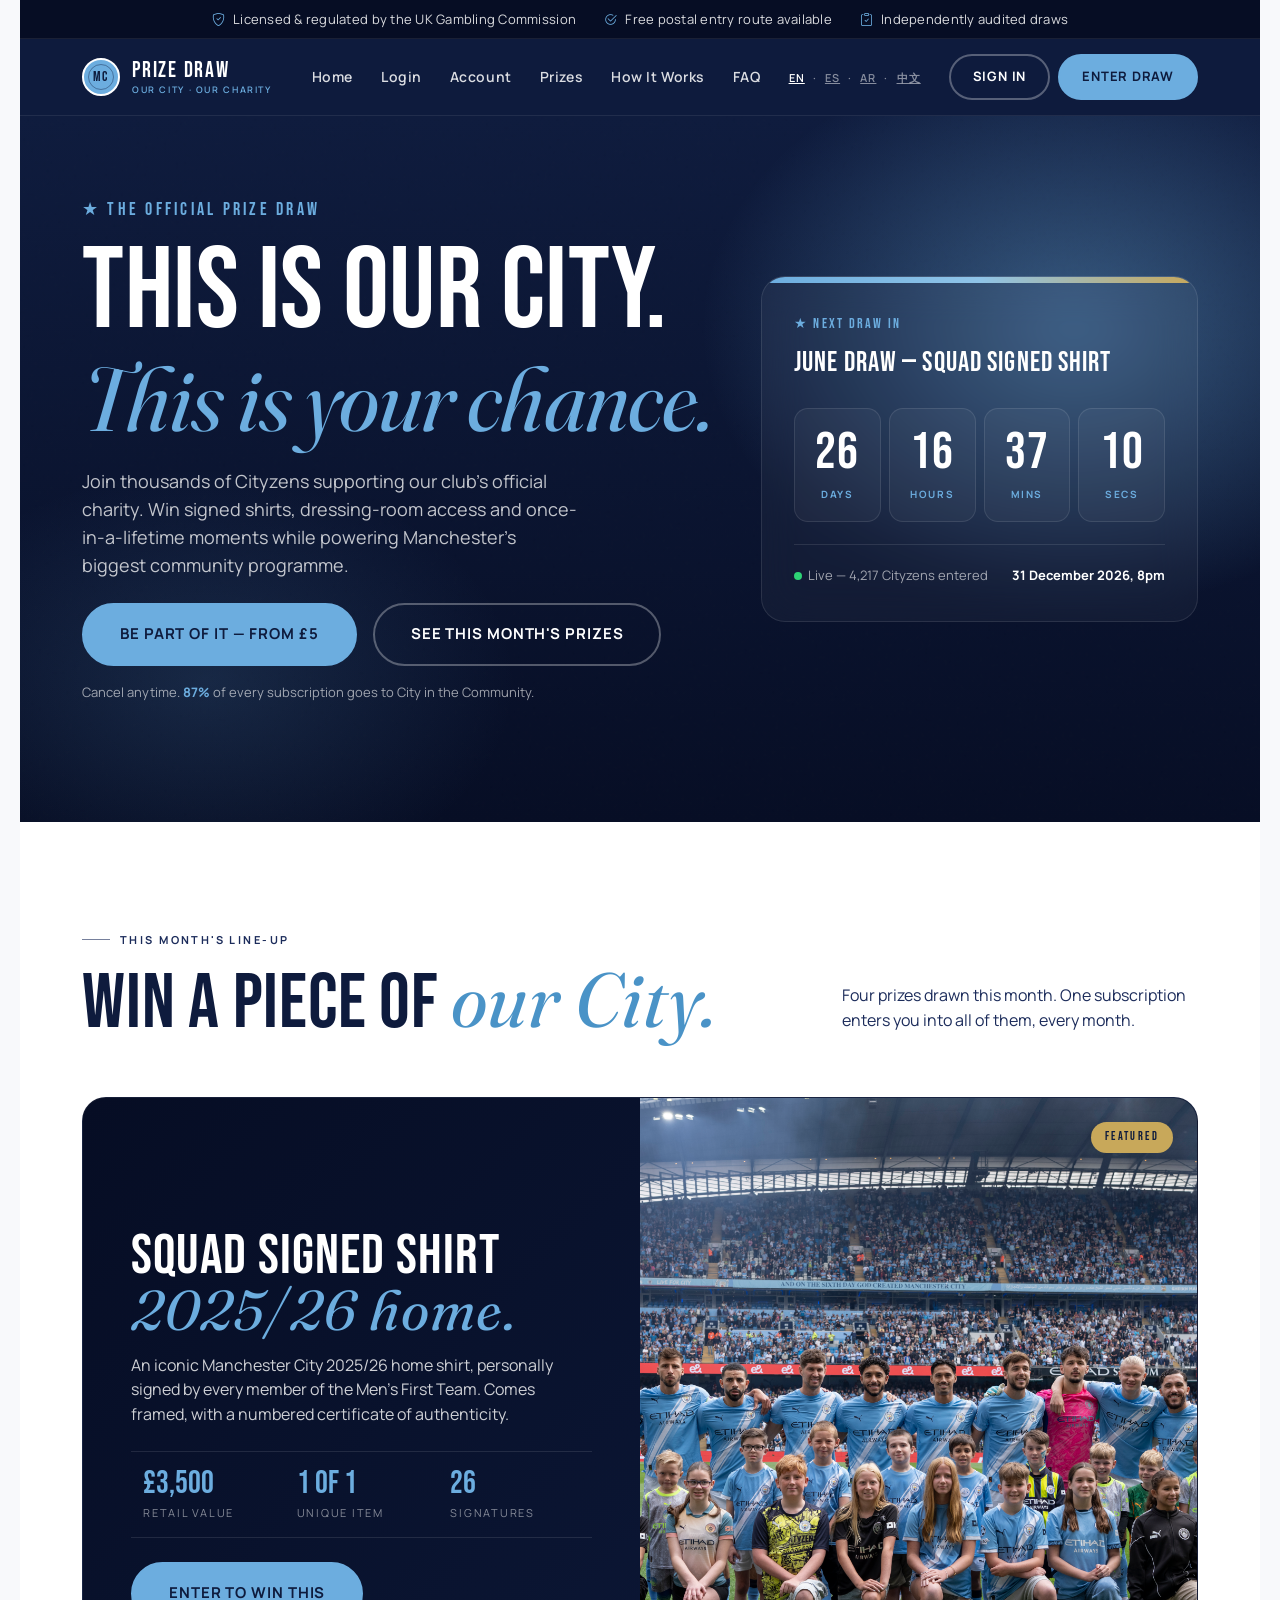
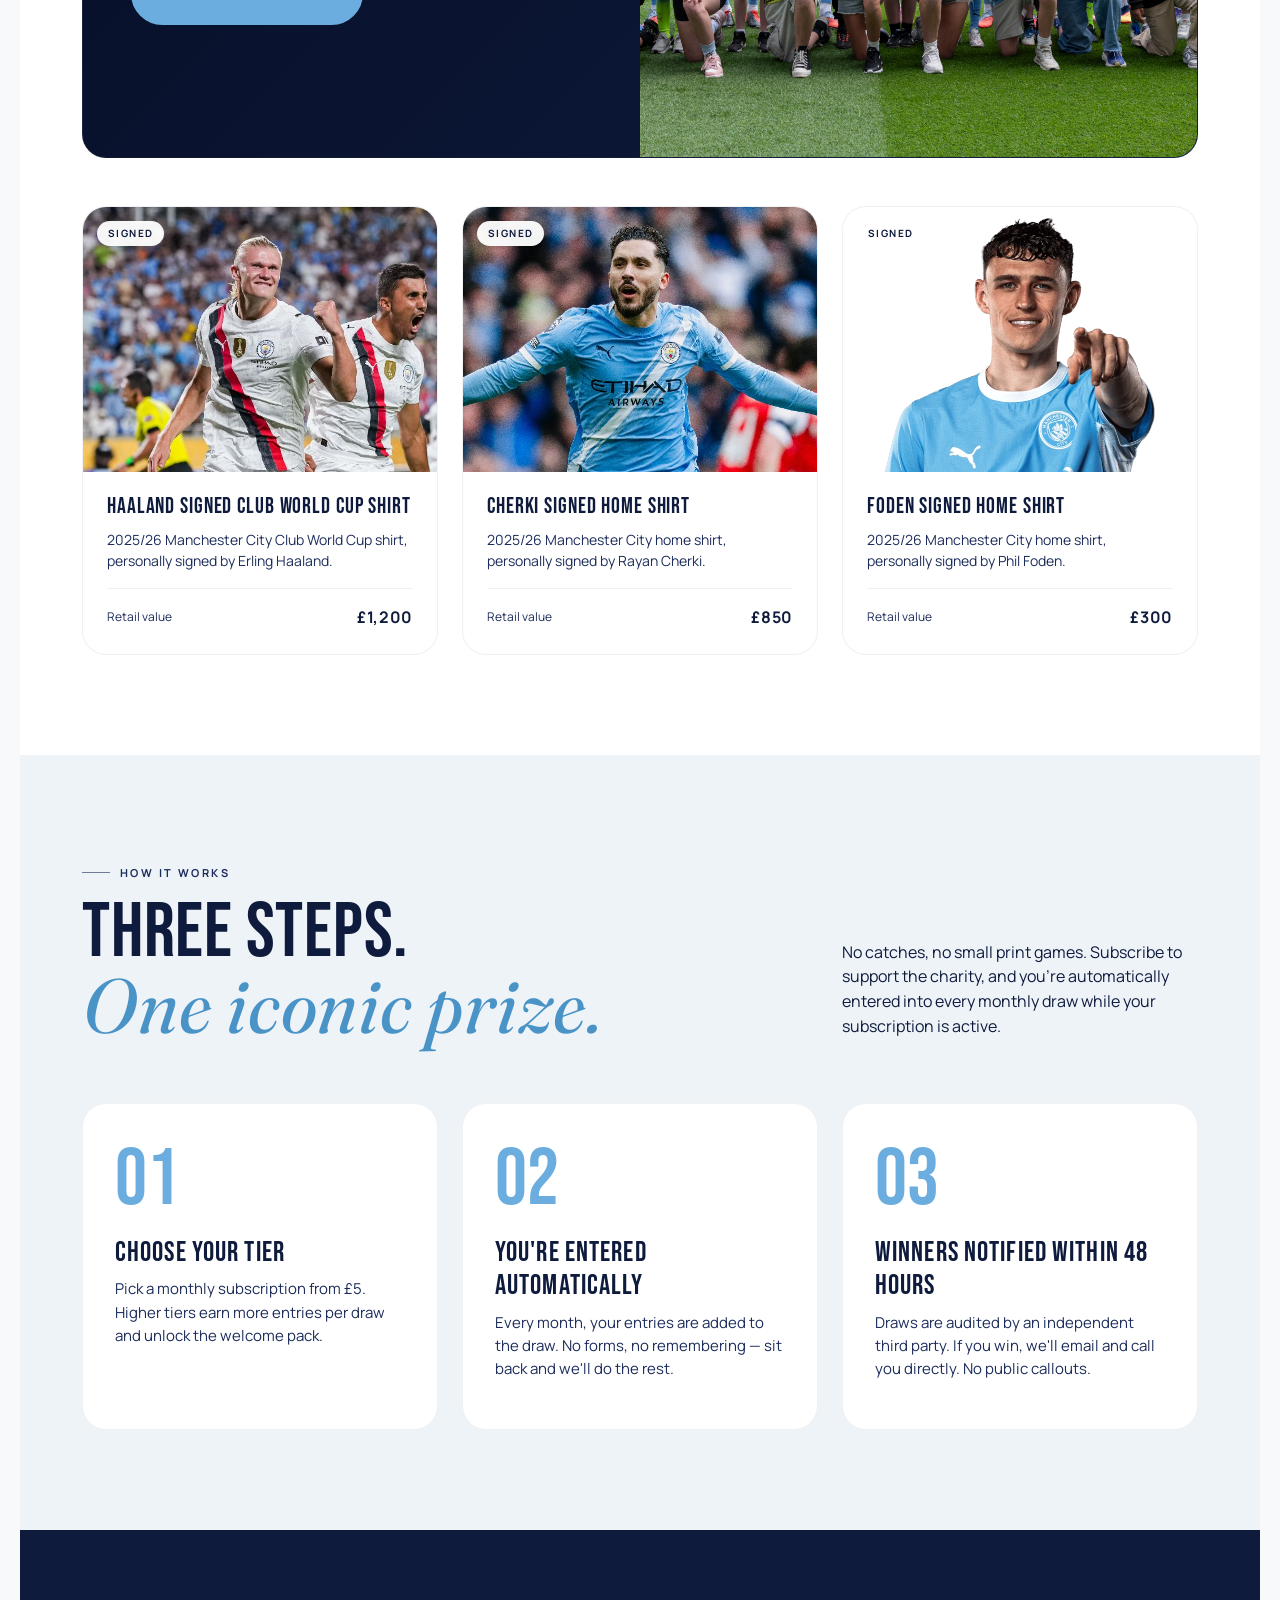
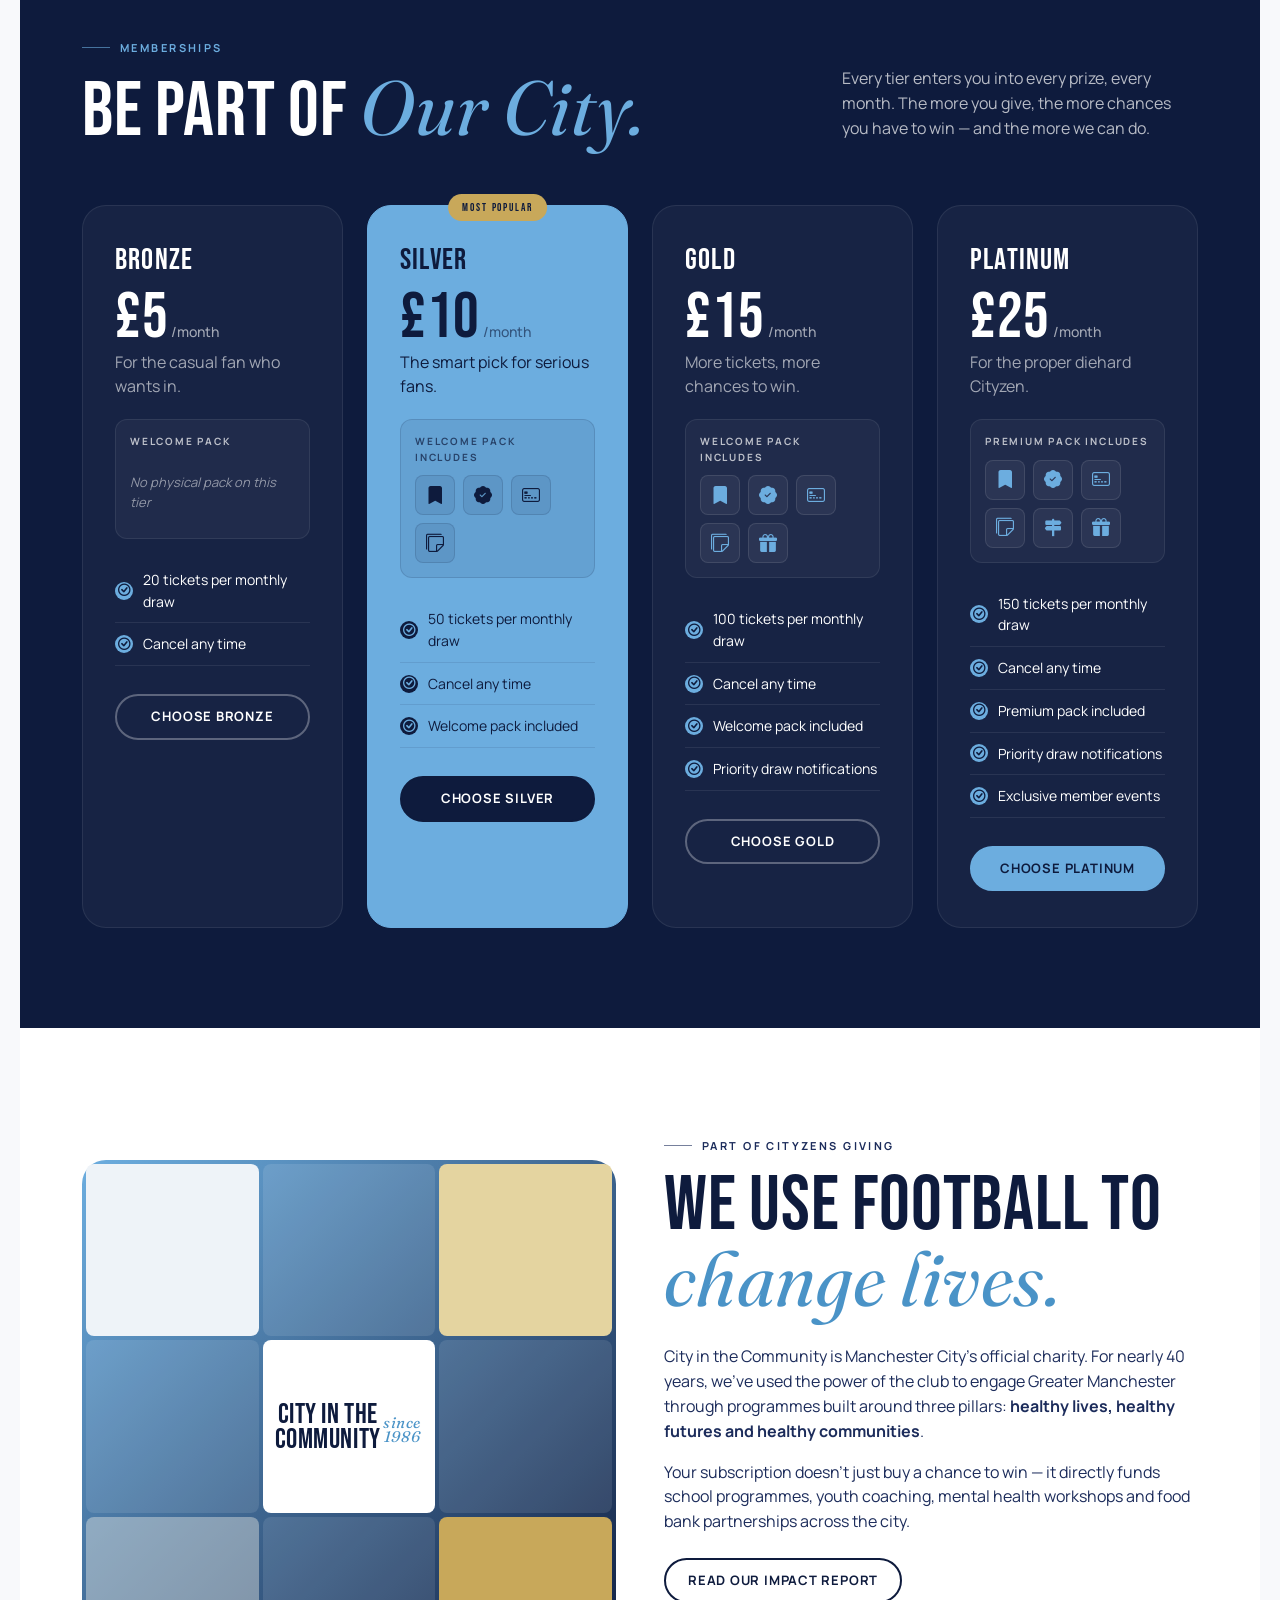
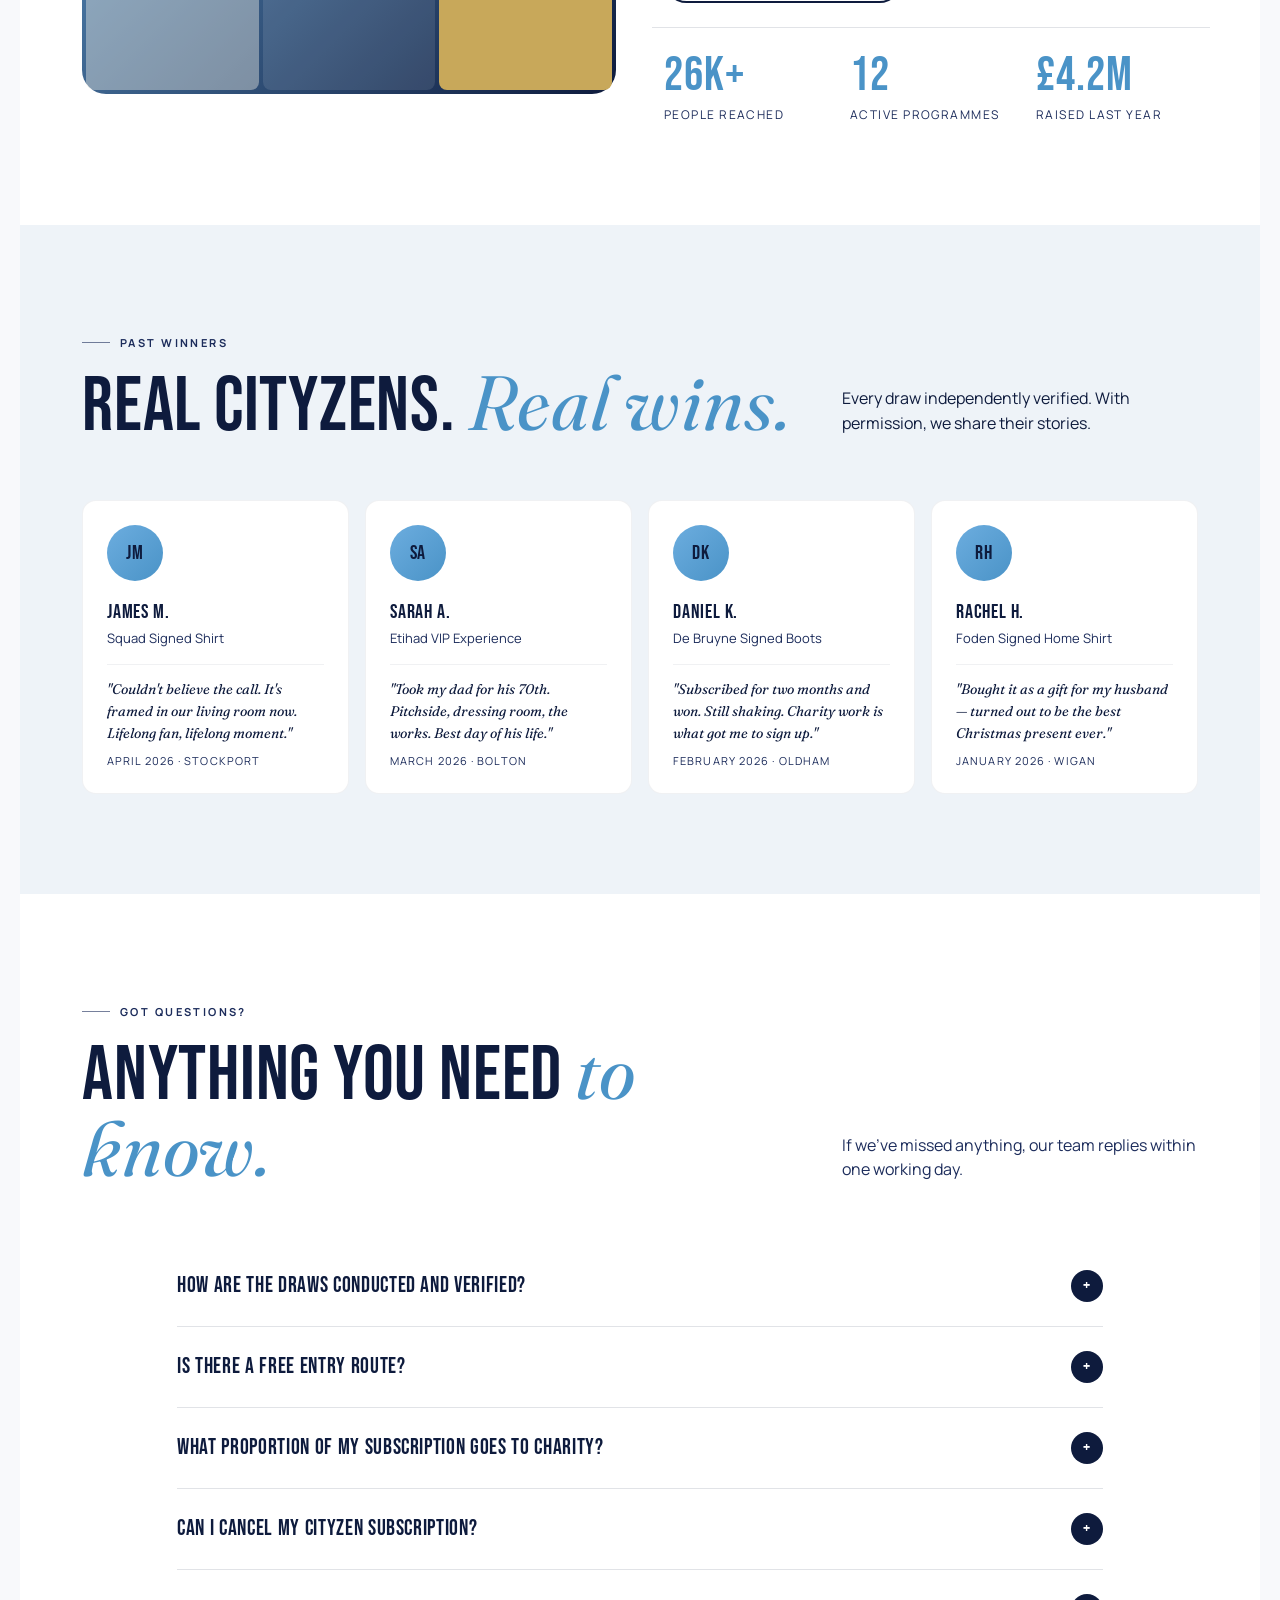
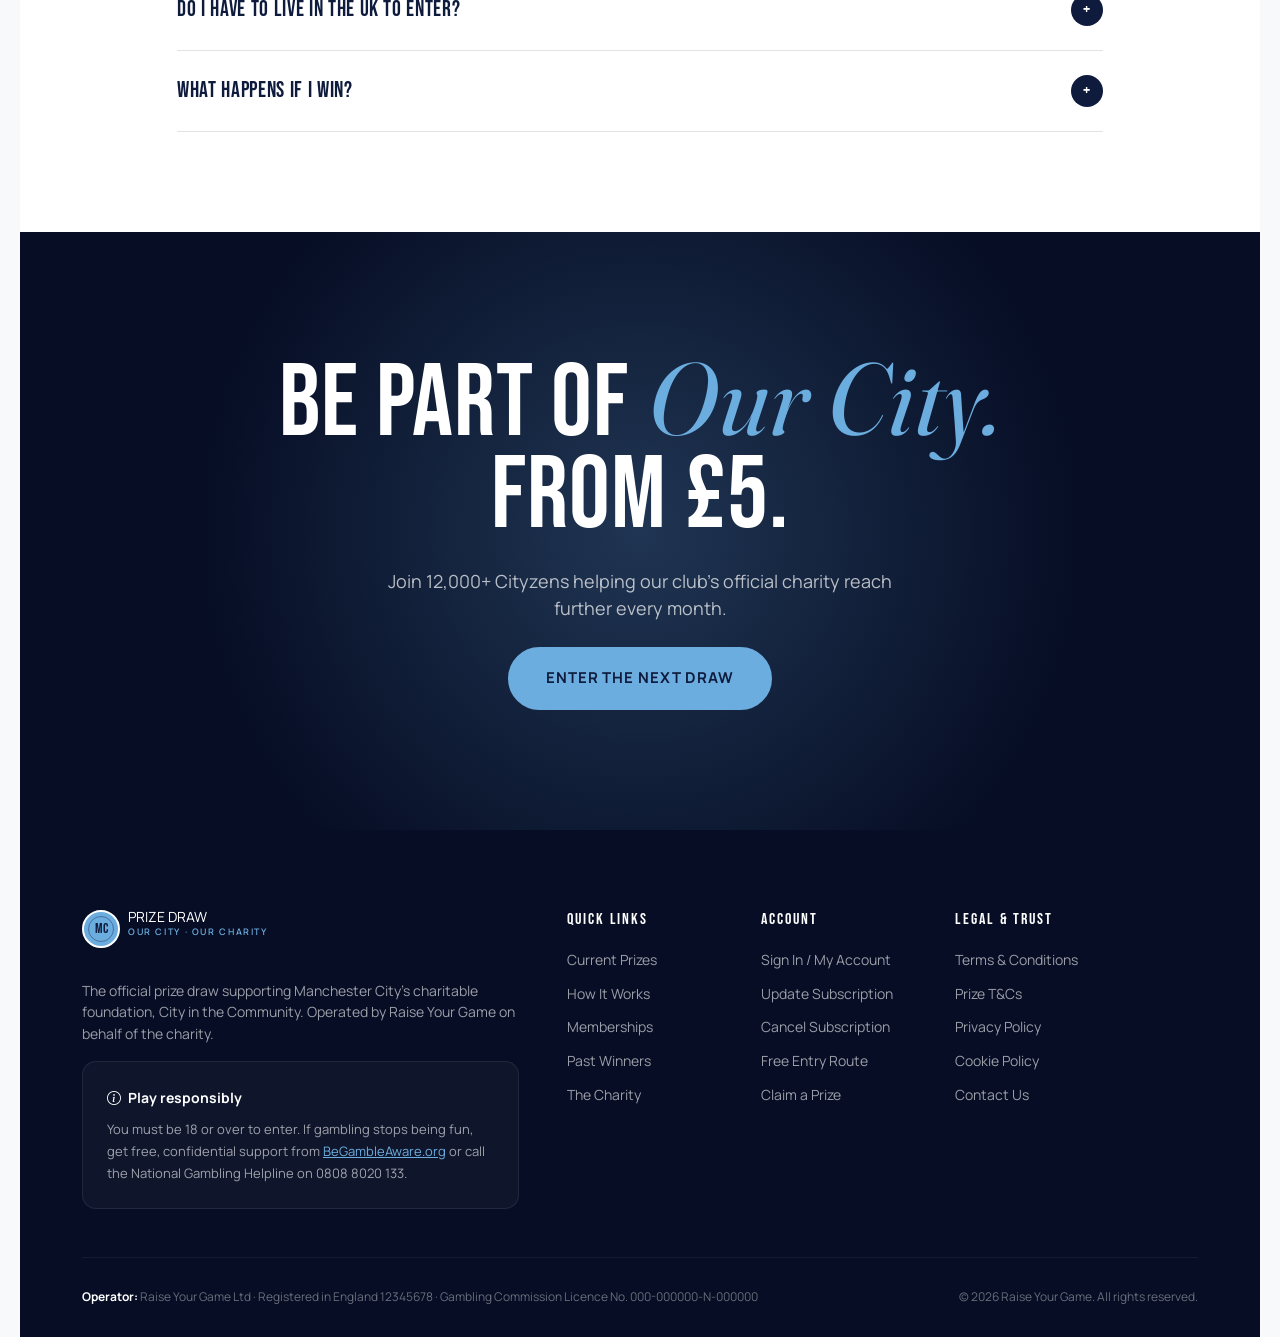
<file: index.html>
<!doctype html>
<html lang="en">
  <head>
    <meta charset="UTF-8" />
    <meta name="viewport" content="width=device-width, initial-scale=1.0" />
    <title>Man City Prize Draw — Our City. Your Chance.</title>
    <meta
      name="description"
      content="Join thousands of Cityzens supporting our club's official charity. Win signed shirts, stadium access and once-in-a-lifetime moments — from £5/month."
    />

    <link
      href="https://cdn.jsdelivr.net/npm/bootstrap@5.3.3/dist/css/bootstrap.min.css"
      rel="stylesheet"
    />
    <link
      href="https://cdn.jsdelivr.net/npm/bootstrap-icons@1.11.3/font/bootstrap-icons.css"
      rel="stylesheet"
    />
    <link rel="stylesheet" href="style.css" />

    <link rel="preconnect" href="https://fonts.googleapis.com" />
    <link rel="preconnect" href="https://fonts.gstatic.com" crossorigin />
    <link
      href="https://fonts.googleapis.com/css2?family=Bebas+Neue&family=Manrope:wght@300;400;500;600;700;800&family=Fraunces:ital,wght@0,400;0,600;1,400&display=swap"
      rel="stylesheet"
    />
  </head>
  <body>
    <a href="#main" class="skip-link">Skip to main content</a>

    <!-- Trust strip -->
    <div class="trust-strip">
      <div class="container">
        <span
          ><i class="bi bi-shield-check"></i> Licensed & regulated by the UK
          Gambling Commission</span
        >
        <span
          ><i class="bi bi-check2-circle"></i> Free postal entry route
          available</span
        >
        <span
          ><i class="bi bi-clipboard-check"></i> Independently audited
          draws</span
        >
      </div>
    </div>

    <!-- Navbar — dark -->
    <nav class="navbar navbar-expand-lg navbar-custom sticky-top">
      <div class="container">
        <a class="navbar-brand" href="#">
          <span class="logo-mark">MC</span>
          <span class="brand-text">
            PRIZE DRAW
            <small>OUR CITY · OUR CHARITY</small>
          </span>
        </a>
 
        <button
          class="navbar-toggler border-0"
          type="button"
          data-bs-toggle="collapse"
          data-bs-target="#navMenu"
        >
          <i class="bi bi-list fs-3"></i>
        </button>

        <div class="collapse navbar-collapse" id="navMenu">
          <ul class="navbar-nav mx-auto">
            <li class="nav-item">
              <a class="nav-link" href="#main">Home</a>
            </li>
            <li class="nav-item">
              <a class="nav-link" href="#Login">Login</a>
            </li>
            <li class="nav-item">
              <a class="nav-link" href="./Account.html">Account</a>
            </li>
            <li class="nav-item">
              <a class="nav-link" href="#prizes">Prizes</a>
            </li>
            <li class="nav-item">
              <a class="nav-link" href="#how">How It Works</a>
            </li>

            </li>
            <li class="nav-item"><a class="nav-link" href="#faq">FAQ</a></li>
          </ul>
          <div class="d-flex gap-2 align-items-center">
            <div class="lang-switcher d-none d-lg-flex">
              <a href="#" class="active">EN</a><span>·</span><a href="#">ES</a
              ><span>·</span><a href="#">AR</a><span>·</span
              ><a href="#">中文</a>
            </div>
            <a href="/account" class="btn btn-ghost-light">Sign In</a>
            <a href="#tiers" class="btn btn-sky">Enter Draw</a>
          </div>
        </div>
      </div>
    </nav>

    <main id="main">
      <!-- Hero — dark floodlit -->
      <section class="hero">
        <div class="container">
          <div class="row align-items-center g-5">
            <div class="col-lg-7">
              <div class="hero-tagline">★ THE OFFICIAL PRIZE DRAW</div>
              <h1 class="hero-title mb-4">
                This is our City.<br />
                <em>This is your chance.</em>
              </h1>
              <p class="hero-sub mb-4">
                Join thousands of Cityzens supporting our club's official
                charity. Win signed shirts, dressing-room access and
                once-in-a-lifetime moments while powering Manchester's biggest
                community programme.
              </p>
              <div class="d-flex flex-wrap gap-3 mb-3">
                <a href="#tiers" class="btn btn-sky btn-lg-custom"
                  >Be part of it — from £5</a
                >
                <a href="#prizes" class="btn btn-ghost-light btn-lg-custom"
                  >See this month's prizes</a
                >
              </div>
              <p class="price-line mb-0">
                Cancel anytime. <strong>87%</strong> of every subscription goes
                to City in the Community.
              </p>
            </div>

            <div class="col-lg-5">
              <aside class="countdown-card" aria-label="Next draw countdown">
                <div class="countdown-label">★ NEXT DRAW IN</div>
                <div class="countdown-headline">
                  June Draw — Squad Signed Shirt
                </div>
                <div class="row g-2" role="timer" aria-live="polite">
                  <div class="col-3">
                    <div class="countdown-unit">
                      <div class="countdown-num" id="cd-days">00</div>
                      <div class="countdown-tag">Days</div>
                    </div>
                  </div>
                  <div class="col-3">
                    <div class="countdown-unit">
                      <div class="countdown-num" id="cd-hours">00</div>
                      <div class="countdown-tag">Hours</div>
                    </div>
                  </div>
                  <div class="col-3">
                    <div class="countdown-unit">
                      <div class="countdown-num" id="cd-mins">00</div>
                      <div class="countdown-tag">Mins</div>
                    </div>
                  </div>
                  <div class="col-3">
                    <div class="countdown-unit">
                      <div class="countdown-num" id="cd-secs">00</div>
                      <div class="countdown-tag">Secs</div>
                    </div>
                  </div>
                </div>
                <div class="countdown-date">
                  <span
                    ><span class="live-dot"></span>Live — 4,217 Cityzens
                    entered</span
                  >
                  <strong id="draw-date">30 June 2026, 8pm</strong>
                </div>
              </aside>
            </div>
          </div>
        </div>
      </section>

      <section class="section-light" id="prizes">
        <div class="container">
          <div class="row mb-5 align-items-end">
            <div class="col-lg-8">
              <div class="eyebrow eyebrow-dark mb-3">This month's line-up</div>
              <h2 class="section-title">Win a piece of <em>our City.</em></h2>
            </div>
            <div class="col-lg-4">
              <p class="section-lead">
                Four prizes drawn this month. One subscription enters you into
                all of them, every month.
              </p>
            </div>
          </div>

          <article class="featured-prize reveal mb-5">
            <div class="featured-badge">FEATURED</div>
            <div class="row g-0 align-items-stretch">
              <div
                class="col-lg-6 col-text d-flex flex-column justify-content-center"
              >
                <h3 class="mb-3">Squad Signed Shirt <em>2025/26 home.</em></h3>
                <p class="mb-4">
                  An iconic Manchester City 2025/26 home shirt, personally
                  signed by every member of the Men's First Team. Comes framed,
                  with a numbered certificate of authenticity.
                </p>
                <div class="row featured-stats py-3 mb-4">
                  <div class="col-4">
                    <div class="stat-num">£3,500</div>
                    <div class="stat-label">Retail Value</div>
                  </div>
                  <div class="col-4">
                    <div class="stat-num">1 of 1</div>
                    <div class="stat-label">Unique Item</div>
                  </div>
                  <div class="col-4">
                    <div class="stat-num">26</div>
                    <div class="stat-label">Signatures</div>
                  </div>
                </div>
                <a
                  href="#tiers"
                  class="btn btn-sky btn-lg-custom align-self-start"
                  >Enter to win this</a
                >
              </div>
              <div class="col-lg-6">
                <img
                  src="./images/cityherosept2555.png"
                  alt="Photo of the squad signed shirt prize"
                  class="featured-img"
                />
              </div>
            </div>
          </article>

          <div class="row g-4">
            <div class="col-md-4">
              <article class="prize-card reveal">
                <div
                  class="prize-img photo-placeholder photo-placeholder-shirt"
                >
                  <span class="prize-tag">Signed</span>
                  <div class="photo-placeholder-content">
                    <img
                      src="./images/Haaland.jpeg"
                      alt="Haaland Shirt Photo"
                      class="prize-photo"
                    />
                  </div>
                </div>
                <div class="prize-body">
                  <h4>Haaland Signed Club World Cup Shirt</h4>
                  <p>
                    2025/26 Manchester City Club World Cup shirt, personally
                    signed by Erling Haaland.
                  </p>
                  <div
                    class="d-flex justify-content-between align-items-center prize-meta"
                  >
                    <span>Retail value</span>
                    <strong>£1,200</strong>
                  </div>
                </div>
              </article>
            </div>

            <div class="col-md-4">
              <article class="prize-card reveal">
                <div
                  class="prize-img photo-placeholder photo-placeholder-shirt"
                >
                  <span class="prize-tag">Signed</span>
                  <div class="photo-placeholder-content">
                    <img
                      src="./images/Rayan-Cherki.jpeg"
                      alt="Cherki Shirt Photo"
                      class="prize-photo"
                    />
                  </div>
                </div>
                <div class="prize-body">
                  <h4>Cherki Signed Home Shirt</h4>
                  <p>
                    2025/26 Manchester City home shirt, personally signed by
                    Rayan Cherki.
                  </p>
                  <div
                    class="d-flex justify-content-between align-items-center prize-meta"
                  >
                    <span>Retail value</span>
                    <strong>£850</strong>
                  </div>
                </div>
              </article>
            </div>

            <div class="col-md-4">
              <article class="prize-card reveal">
                <div
                  class="prize-img photo-placeholder photo-placeholder-shirt"
                >
                  <span class="prize-tag">Signed</span>
                  <div class="photo-placeholder-content">
                    <img
                      src="./images/phil-foden-elec-bl.webp"
                      alt="Foden Shirt Photo"
                      class="prize-photo"
                    />
                  </div>
                </div>
                <div class="prize-body">
                  <h4>Foden Signed Home Shirt</h4>
                  <p>
                    2025/26 Manchester City home shirt, personally signed by
                    Phil Foden.
                  </p>
                  <div
                    class="d-flex justify-content-between align-items-center prize-meta"
                  >
                    <span>Retail value</span>
                    <strong>£300</strong>
                  </div>
                </div>
              </article>
            </div>
          </div>
        </div>
      </section>

      <section class="section-tinted" id="how">
        <div class="container">
          <div class="row mb-5 align-items-end">
            <div class="col-lg-8">
              <div class="eyebrow eyebrow-dark mb-3">How it works</div>
              <h2 class="section-title">
                Three steps.<br /><em>One iconic prize.</em>
              </h2>
            </div>
            <div class="col-lg-4">
              <p class="section-lead">
                No catches, no small print games. Subscribe to support the
                charity, and you're automatically entered into every monthly
                draw while your subscription is active.
              </p>
            </div>
          </div>
          <div class="row g-4">
            <div class="col-lg-4">
              <article class="step-card reveal">
                <div class="step-num">01</div>
                <h3>Choose your tier</h3>
                <p>
                  Pick a monthly subscription from £5. Higher tiers earn more
                  entries per draw and unlock the welcome pack.
                </p>
              </article>
            </div>
            <div class="col-lg-4">
              <article class="step-card reveal">
                <div class="step-num">02</div>
                <h3>You're entered automatically</h3>
                <p>
                  Every month, your entries are added to the draw. No forms, no
                  remembering — sit back and we'll do the rest.
                </p>
              </article>
            </div>
            <div class="col-lg-4">
              <article class="step-card reveal">
                <div class="step-num">03</div>
                <h3>Winners notified within 48 hours</h3>
                <p>
                  Draws are audited by an independent third party. If you win,
                  we'll email and call you directly. No public callouts.
                </p>
              </article>
            </div>
          </div>
        </div>
      </section>

      <!-- Tiers — dark, naming, welcome pack visuals -->
      <section class="section-dark" id="tiers">
        <div class="container">
          <div class="row mb-5 align-items-end">
            <div class="col-lg-8">
              <div class="eyebrow eyebrow-light mb-3">Memberships</div>
              <h2 class="section-title">Be part of <em>Our City.</em></h2>
            </div>
            <div class="col-lg-4">
              <p class="section-lead">
                Every tier enters you into every prize, every month. The more
                you give, the more chances you have to win — and the more we can
                do.
              </p>
            </div>
          </div>
          <div class="row g-4">

            <!-- Bronze -->
            <div class="col-md-6 col-lg-3">
              <article class="tier-card reveal">
                <h3>Bronze</h3>
                <div class="tier-price">£5<small> /month</small></div>
                <p class="text-muted-soft">For the casual fan who wants in.</p>

                <div class="pack-preview">
                  <div class="pack-label">Welcome pack</div>
                  <div class="pack-empty">No physical pack on this tier</div>
                </div>

                <ul class="tier-features">
                  <li>20 tickets per monthly draw</li>
                  <li>Cancel any time</li>
                </ul>
                <a href="Account.html?tab=subscriptions" class="btn btn-ghost-light w-100">Choose Bronze</a>
              </article>
            </div>

            <!-- Silver — featured -->
            <div class="col-md-6 col-lg-3">
              <article class="tier-card tier-featured reveal">
                <div class="popular-badge">MOST POPULAR</div>
                <h3>Silver</h3>
                <div class="tier-price">£10<small> /month</small></div>
                <p>The smart pick for serious fans.</p>

                <div class="pack-preview">
                  <div class="pack-label">Welcome pack includes</div>
                  <div class="pack-items">
                    <div class="pack-item" title="Member scarf">
                      <i class="bi bi-bookmark-fill"></i>
                    </div>
                    <div class="pack-item" title="Pin badge">
                      <i class="bi bi-patch-check-fill"></i>
                    </div>
                    <div class="pack-item" title="Member card">
                      <i class="bi bi-credit-card-2-front"></i>
                    </div>
                    <div class="pack-item" title="Sticker set">
                      <i class="bi bi-stickies"></i>
                    </div>
                  </div>
                </div>

                <ul class="tier-features">
                  <li>50 tickets per monthly draw</li>
                  <li>Cancel any time</li>
                  <li>Welcome pack included</li>
                </ul>
                <a href="Account.html?tab=subscriptions" class="btn btn-navy w-100">Choose Silver</a>
              </article>
            </div>

            <!-- Gold -->
            <div class="col-md-6 col-lg-3">
              <article class="tier-card reveal">
                <h3>Gold</h3>
                <div class="tier-price">£15<small> /month</small></div>
                <p class="text-muted-soft">More tickets, more chances to win.</p>

                <div class="pack-preview">
                  <div class="pack-label">Welcome pack includes</div>
                  <div class="pack-items">
                    <div class="pack-item" title="Member scarf">
                      <i class="bi bi-bookmark-fill"></i>
                    </div>
                    <div class="pack-item" title="Pin badge">
                      <i class="bi bi-patch-check-fill"></i>
                    </div>
                    <div class="pack-item" title="Member card">
                      <i class="bi bi-credit-card-2-front"></i>
                    </div>
                    <div class="pack-item" title="Sticker set">
                      <i class="bi bi-stickies"></i>
                    </div>
                    <div class="pack-item" title="Quarterly bonus gift">
                      <i class="bi bi-gift-fill"></i>
                    </div>
                  </div>
                </div>

                <ul class="tier-features">
                  <li>100 tickets per monthly draw</li>
                  <li>Cancel any time</li>
                  <li>Welcome pack included</li>
                  <li>Priority draw notifications</li>
                </ul>
                <a href="Account.html?tab=subscriptions" class="btn btn-ghost-light w-100">Choose Gold</a>
              </article>
            </div>

            <!-- Platinum -->
            <div class="col-md-6 col-lg-3">
              <article class="tier-card reveal">
                <h3>Platinum</h3>
                <div class="tier-price">£25<small> /month</small></div>
                <p class="text-muted-soft">For the proper diehard Cityzen.</p>

                <div class="pack-preview">
                  <div class="pack-label">Premium pack includes</div>
                  <div class="pack-items">
                    <div class="pack-item" title="Premium scarf">
                      <i class="bi bi-bookmark-fill"></i>
                    </div>
                    <div class="pack-item" title="Numbered pin">
                      <i class="bi bi-patch-check-fill"></i>
                    </div>
                    <div class="pack-item" title="Member card">
                      <i class="bi bi-credit-card-2-front"></i>
                    </div>
                    <div class="pack-item" title="Sticker set">
                      <i class="bi bi-stickies"></i>
                    </div>
                    <div class="pack-item" title="Etihad street sign">
                      <i class="bi bi-signpost-2-fill"></i>
                    </div>
                    <div class="pack-item" title="Quarterly bonus gift">
                      <i class="bi bi-gift-fill"></i>
                    </div>
                  </div>
                </div>

                <ul class="tier-features">
                  <li>150 tickets per monthly draw</li>
                  <li>Cancel any time</li>
                  <li>Premium pack included</li>
                  <li>Priority draw notifications</li>
                  <li>Exclusive member events</li>
                </ul>
                <a href="Account.html?tab=subscriptions" class="btn btn-sky w-100">Choose Platinum</a>
              </article>
            </div>

          </div>
        </div>
      </section>

      <!-- Charity -->
      <section class="section-light" id="charity">
        <div class="container">
          <div class="row align-items-center g-5">
            <div class="col-lg-6">
              <div class="charity-visual" aria-hidden="true">
                <div></div>
                <div></div>
                <div></div>
                <div></div>
                <div>City in the<br />Community<span>since 1986</span></div>
                <div></div>
                <div></div>
                <div></div>
                <div></div>
              </div>
            </div>
            <div class="col-lg-6">
              <div class="eyebrow eyebrow-dark mb-3">
                Part of Cityzens Giving
              </div>
              <h2 class="section-title mb-4">
                We use football to <em>change lives.</em>
              </h2>
              <p class="mb-3" style="color: var(--navy-soft)">
                City in the Community is Manchester City's official charity. For
                nearly 40 years, we've used the power of the club to engage
                Greater Manchester through programmes built around three
                pillars:
                <strong
                  >healthy lives, healthy futures and healthy
                  communities</strong
                >.
              </p>
              <p class="mb-4" style="color: var(--navy-soft)">
                Your subscription doesn't just buy a chance to win — it directly
                funds school programmes, youth coaching, mental health workshops
                and food bank partnerships across the city.
              </p>
              <a href="#" class="btn btn-ghost-dark mb-4"
                >Read our impact report</a
              >
              <div class="row pt-4" style="border-top: 1px solid var(--line)">
                <div class="col-4">
                  <div class="impact-num">26K+</div>
                  <div class="impact-label">People Reached</div>
                </div>
                <div class="col-4">
                  <div class="impact-num">12</div>
                  <div class="impact-label">Active Programmes</div>
                </div>
                <div class="col-4">
                  <div class="impact-num">£4.2M</div>
                  <div class="impact-label">Raised Last Year</div>
                </div>
              </div>
            </div>
          </div>
        </div>
      </section>

      <!-- Winners -->
      <section class="section-tinted" id="winners">
        <div class="container">
          <div class="row mb-5 align-items-end">
            <div class="col-lg-8">
              <div class="eyebrow eyebrow-dark mb-3">Past winners</div>
              <h2 class="section-title">Real Cityzens. <em>Real wins.</em></h2>
            </div>
            <div class="col-lg-4">
              <p class="section-lead">
                Every draw independently verified. With permission, we share
                their stories.
              </p>
            </div>
          </div>
          <div class="row g-3">
            <div class="col-lg-3 col-md-6">
              <article class="winner-card reveal">
                <div class="winner-avatar mb-3">JM</div>
                <div class="winner-name">James M.</div>
                <div class="winner-prize mb-3">Squad Signed Shirt</div>
                <p class="winner-quote mb-2">
                  "Couldn't believe the call. It's framed in our living room
                  now. Lifelong fan, lifelong moment."
                </p>
                <div class="winner-date">April 2026 · Stockport</div>
              </article>
            </div>
            <div class="col-lg-3 col-md-6">
              <article class="winner-card reveal">
                <div class="winner-avatar mb-3">SA</div>
                <div class="winner-name">Sarah A.</div>
                <div class="winner-prize mb-3">Etihad VIP Experience</div>
                <p class="winner-quote mb-2">
                  "Took my dad for his 70th. Pitchside, dressing room, the
                  works. Best day of his life."
                </p>
                <div class="winner-date">March 2026 · Bolton</div>
              </article>
            </div>
            <div class="col-lg-3 col-md-6">
              <article class="winner-card reveal">
                <div class="winner-avatar mb-3">DK</div>
                <div class="winner-name">Daniel K.</div>
                <div class="winner-prize mb-3">De Bruyne Signed Boots</div>
                <p class="winner-quote mb-2">
                  "Subscribed for two months and won. Still shaking. Charity
                  work is what got me to sign up."
                </p>
                <div class="winner-date">February 2026 · Oldham</div>
              </article>
            </div>
            <div class="col-lg-3 col-md-6">
              <article class="winner-card reveal">
                <div class="winner-avatar mb-3">RH</div>
                <div class="winner-name">Rachel H.</div>
                <div class="winner-prize mb-3">Foden Signed Home Shirt</div>
                <p class="winner-quote mb-2">
                  "Bought it as a gift for my husband — turned out to be the
                  best Christmas present ever."
                </p>
                <div class="winner-date">January 2026 · Wigan</div>
              </article>
            </div>
          </div>
        </div>
      </section>

      <!-- FAQ -->
      <section class="section-light" id="faq">
        <div class="container">
          <div class="row mb-5 align-items-end">
            <div class="col-lg-8">
              <div class="eyebrow eyebrow-dark mb-3">Got questions?</div>
              <h2 class="section-title">Anything you need <em>to know.</em></h2>
            </div>
            <div class="col-lg-4">
              <p class="section-lead">
                If we've missed anything, our team replies within one working
                day.
              </p>
            </div>
          </div>
          <div class="row justify-content-center">
            <div class="col-lg-10">
              <div class="accordion accordion-custom" id="faqAccordion">
                <div class="accordion-item">
                  <h3 class="accordion-header">
                    <button
                      class="accordion-button collapsed"
                      type="button"
                      data-bs-toggle="collapse"
                      data-bs-target="#faq1"
                    >
                      <span>How are the draws conducted and verified?</span>
                      <span class="faq-icon">+</span>
                    </button>
                  </h3>
                  <div
                    id="faq1"
                    class="accordion-collapse collapse"
                    data-bs-parent="#faqAccordion"
                  >
                    <div class="accordion-body">
                      Every draw is run using a certified random number
                      generator and verified by an independent third-party
                      auditor. Records of each draw — including timestamps and
                      entry counts — are published in our monthly transparency
                      report.
                    </div>
                  </div>
                </div>

                <div class="accordion-item">
                  <h3 class="accordion-header">
                    <button
                      class="accordion-button collapsed"
                      type="button"
                      data-bs-toggle="collapse"
                      data-bs-target="#faq2"
                    >
                      <span>Is there a free entry route?</span>
                      <span class="faq-icon">+</span>
                    </button>
                  </h3>
                  <div
                    id="faq2"
                    class="accordion-collapse collapse"
                    data-bs-parent="#faqAccordion"
                  >
                    <div class="accordion-body">
                      Yes. Under UK law, you can enter any draw free of charge
                      by sending a postal entry to our registered address. Full
                      instructions are on our Terms & Conditions page. Free
                      entries have identical odds of winning.
                    </div>
                  </div>
                </div>

                <div class="accordion-item">
                  <h3 class="accordion-header">
                    <button
                      class="accordion-button collapsed"
                      type="button"
                      data-bs-toggle="collapse"
                      data-bs-target="#faq3"
                    >
                      <span
                        >What proportion of my subscription goes to
                        charity?</span
                      >
                      <span class="faq-icon">+</span>
                    </button>
                  </h3>
                  <div
                    id="faq3"
                    class="accordion-collapse collapse"
                    data-bs-parent="#faqAccordion"
                  >
                    <div class="accordion-body">
                      87% of every £5, £10 or £20 subscription goes directly to
                      City in the Community. The remaining 13% covers prize
                      costs, operational expenses, and audit fees. We publish a
                      full breakdown in our annual impact report.
                    </div>
                  </div>
                </div>

                <div class="accordion-item">
                  <h3 class="accordion-header">
                    <button
                      class="accordion-button collapsed"
                      type="button"
                      data-bs-toggle="collapse"
                      data-bs-target="#faq4"
                    >
                      <span>Can I cancel my Cityzen subscription?</span>
                      <span class="faq-icon">+</span>
                    </button>
                  </h3>
                  <div
                    id="faq4"
                    class="accordion-collapse collapse"
                    data-bs-parent="#faqAccordion"
                  >
                    <div class="accordion-body">
                      Yes. You can cancel from your account dashboard at any
                      time, with no cancellation fees. You'll remain entered
                      into draws until the end of your billing period.
                    </div>
                  </div>
                </div>

                <div class="accordion-item">
                  <h3 class="accordion-header">
                    <button
                      class="accordion-button collapsed"
                      type="button"
                      data-bs-toggle="collapse"
                      data-bs-target="#faq5"
                    >
                      <span>Do I have to live in the UK to enter?</span>
                      <span class="faq-icon">+</span>
                    </button>
                  </h3>
                  <div
                    id="faq5"
                    class="accordion-collapse collapse"
                    data-bs-parent="#faqAccordion"
                  >
                    <div class="accordion-body">
                      Currently, the prize draw is open to UK residents aged 18
                      and over only. International fans can support City in the
                      Community directly via the official charity site — we'll
                      link you through.
                    </div>
                  </div>
                </div>

                <div class="accordion-item">
                  <h3 class="accordion-header">
                    <button
                      class="accordion-button collapsed"
                      type="button"
                      data-bs-toggle="collapse"
                      data-bs-target="#faq6"
                    >
                      <span>What happens if I win?</span>
                      <span class="faq-icon">+</span>
                    </button>
                  </h3>
                  <div
                    id="faq6"
                    class="accordion-collapse collapse"
                    data-bs-parent="#faqAccordion"
                  >
                    <div class="accordion-body">
                      We contact winners directly by email and phone within 48
                      hours of the draw. Prizes are delivered free of charge to
                      UK addresses. Experience-based prizes are arranged with
                      you to fit a date that works.
                    </div>
                  </div>
                </div>
              </div>
            </div>
          </div>
        </div>
      </section>

      <!-- Final CTA -->
      <section class="final-cta">
        <div class="container">
          <h2 class="mb-4">Be part of <em>Our City.</em><br />From £5.</h2>
          <p
            class="mb-4 mx-auto"
            style="
              font-size: 18px;
              color: rgba(255, 255, 255, 0.7);
              max-width: 540px;
            "
          >
            Join 12,000+ Cityzens helping our club's official charity reach
            further every month.
          </p>
          <a href="#tiers" class="btn btn-sky btn-lg-custom"
            >Enter the next draw</a
          >
        </div>
      </section>
    </main>

    <!-- Footer -->
    <footer>
      <div class="container">
        <div class="row g-5 mb-5">
          <div class="col-lg-5">
            <a
              class="navbar-brand mb-3 d-inline-flex"
              href="#"
              style="color: var(--white)"
            >
              <span class="logo-mark me-2">MC</span>
              <span class="brand-text">
                PRIZE DRAW
                <small style="color: var(--sky)">OUR CITY · OUR CHARITY</small>
              </span>
            </a>
            <p class="my-3">
              The official prize draw supporting Manchester City's charitable
              foundation, City in the Community. Operated by Raise Your Game on
              behalf of the charity.
            </p>
            <div class="responsible-gambling">
              <strong
                ><i class="bi bi-info-circle me-1"></i> Play responsibly</strong
              >
              You must be 18 or over to enter. If gambling stops being fun, get
              free, confidential support from
              <a
                href="https://www.begambleaware.org"
                style="color: var(--sky); text-decoration: underline"
                >BeGambleAware.org</a
              >
              or call the National Gambling Helpline on 0808 8020 133.
            </div>
          </div>

          <div class="col-lg-2 col-md-4">
            <h5>Quick Links</h5>
            <ul>
              <li><a href="#prizes">Current Prizes</a></li>
              <li><a href="#how">How It Works</a></li>
              <li><a href="#tiers">Memberships</a></li>
              <li><a href="#winners">Past Winners</a></li>
              <li><a href="#charity">The Charity</a></li>
            </ul>
          </div>

          <div class="col-lg-2 col-md-4">
            <h5>Account</h5>
            <ul>
              <li><a href="/account">Sign In / My Account</a></li>
              <li><a href="#">Update Subscription</a></li>
              <li><a href="#">Cancel Subscription</a></li>
              <li><a href="#">Free Entry Route</a></li>
              <li><a href="#">Claim a Prize</a></li>
            </ul>
          </div>

          <div class="col-lg-3 col-md-4">
            <h5>Legal & Trust</h5>
            <ul>
              <li><a href="#">Terms & Conditions</a></li>
              <li><a href="#">Prize T&Cs</a></li>
              <li><a href="#">Privacy Policy</a></li>
              <li><a href="#">Cookie Policy</a></li>
              <li><a href="#">Contact Us</a></li>
            </ul>
          </div>
        </div>

        <div
          class="footer-bottom d-flex justify-content-between align-items-center flex-wrap gap-3"
        >
          <div>
            <strong>Operator:</strong> Raise Your Game Ltd · Registered in
            England 12345678 · Gambling Commission Licence No.
            000-000000-N-000000
          </div>
          <div>© 2026 Raise Your Game. All rights reserved.</div>
        </div>
      </div>
    </footer>

    <script src="https://cdn.jsdelivr.net/npm/bootstrap@5.3.3/dist/js/bootstrap.bundle.min.js"></script>
    <script src="./index.js" defer></script>
  </body>
</html>
</file>
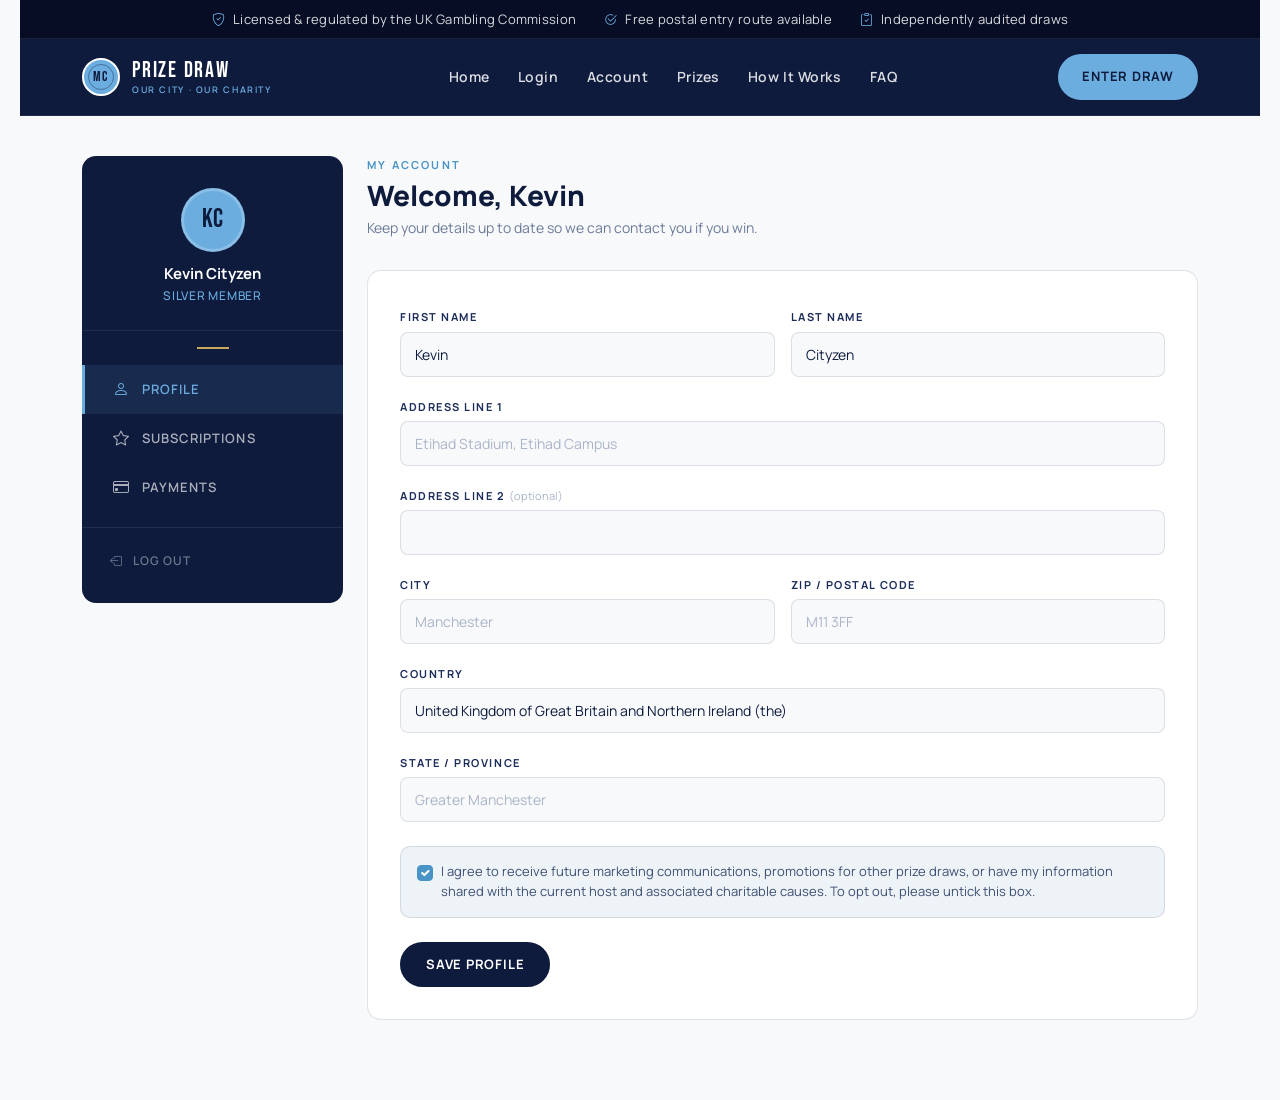
<file: Account.html>
<!doctype html>
<html lang="en">
  <head>
    <meta charset="UTF-8" />
    <meta name="viewport" content="width=device-width, initial-scale=1.0" />
    <title>My Account — Man City Prize Draw</title>

    <link href="https://cdn.jsdelivr.net/npm/bootstrap@5.3.3/dist/css/bootstrap.min.css" rel="stylesheet" />
    <link href="https://cdn.jsdelivr.net/npm/bootstrap-icons@1.11.3/font/bootstrap-icons.css" rel="stylesheet" />
    <link rel="stylesheet" href="style.css" />
    <link rel="preconnect" href="https://fonts.googleapis.com" />
    <link rel="preconnect" href="https://fonts.gstatic.com" crossorigin />
    <link href="https://fonts.googleapis.com/css2?family=Bebas+Neue&family=Manrope:wght@300;400;500;600;700;800&family=Fraunces:ital,wght@0,400;0,600;1,400&display=swap" rel="stylesheet" />

    <style>
      .account-wrapper {
        min-height: calc(100vh - 110px);
        background: var(--paper);
        padding: 40px 0 80px;
      }

      /* Mobile menu button */
      .sidebar-toggle-btn {
        display: none;
        position: fixed;
        bottom: 24px; left: 24px;
        z-index: 50;
        width: 48px; height: 48px;
        background: var(--navy);
        border: none; border-radius: 50%;
        color: var(--white);
        font-size: 20px;
        cursor: pointer;
        box-shadow: 0 4px 16px rgba(14,27,61,0.35);
        align-items: center; justify-content: center;
        transition: background 0.2s;
      }
      .sidebar-toggle-btn:hover { background: var(--sky-deep); }
      @media (max-width: 991px) { .sidebar-toggle-btn { display: flex; } }

      /* Backdrop */
      .sidebar-backdrop {
        display: none;
        position: fixed; inset: 0;
        background: rgba(0,0,0,0.6);
        z-index: 40;
        opacity: 0;
        transition: opacity 0.2s;
      }
      .sidebar-backdrop.visible { display: block; }
      .sidebar-backdrop.active { opacity: 1; }

      /* Sidebar */
      .account-sidebar {
        background: var(--navy);
        border-radius: 14px;
        padding: 32px 0;
        color: var(--white);
        position: sticky;
        top: 90px;
      }
      @media (max-width: 991px) {
        .account-sidebar {
          position: fixed;
          top: 0; left: 0; bottom: 0;
          width: 280px;
          border-radius: 0;
          z-index: 45;
          overflow-y: auto;
          transform: translateX(-100%);
          transition: transform 0.3s cubic-bezier(0.22, 1, 0.36, 1);
        }
        .account-sidebar.open { transform: translateX(0); }
      }

      .sidebar-avatar {
        width: 64px; height: 64px;
        background: var(--sky);
        border: 3px solid rgba(255,255,255,0.2);
        border-radius: 50%;
        display: flex; align-items: center; justify-content: center;
        font-family: var(--font-display);
        font-size: 26px;
        color: var(--navy);
        margin: 0 auto 10px;
      }
      .sidebar-name {
        text-align: center;
        font-weight: 700;
        font-size: 15px;
        color: var(--white);
        padding: 0 20px 24px;
        border-bottom: 1px solid var(--line-dark);
      }
      .sidebar-name small {
        display: block;
        font-size: 12px;
        color: var(--sky);
        font-weight: 500;
        letter-spacing: 0.06em;
        text-transform: uppercase;
        margin-top: 2px;
      }
      .sidebar-nav {
        list-style: none;
        padding: 16px 0 0;
        margin: 0;
      }
      .sidebar-nav li a {
        display: flex;
        align-items: center;
        gap: 12px;
        padding: 12px 28px;
        font-size: 13px;
        font-weight: 600;
        letter-spacing: 0.08em;
        text-transform: uppercase;
        color: rgba(255,255,255,0.65);
        text-decoration: none;
        transition: all 0.2s;
        border-left: 3px solid transparent;
      }
      .sidebar-nav li a i { font-size: 16px; }
      .sidebar-nav li a:hover { color: var(--sky); background: rgba(108,173,223,0.07); }
      .sidebar-nav li a.active {
        color: var(--sky);
        border-left-color: var(--sky);
        background: rgba(108,173,223,0.1);
      }
      .sidebar-divider {
        width: 32px; height: 2px;
        background: var(--gold);
        margin: 16px auto 0;
      }
      .sidebar-logout {
        padding: 24px 28px 0;
        border-top: 1px solid var(--line-dark);
        margin-top: 16px;
      }
      .sidebar-logout a {
        display: flex; align-items: center; gap: 10px;
        font-size: 12px; font-weight: 600;
        letter-spacing: 0.08em; text-transform: uppercase;
        color: rgba(255,255,255,0.4);
        text-decoration: none;
        transition: color 0.2s;
      }
      .sidebar-logout a:hover { color: #ff6b6b; }

      /* Content panels */
      .account-panel { display: none; }
      .account-panel.active { display: block; }

      .panel-eyebrow {
        font-size: 11px; font-weight: 700;
        letter-spacing: 0.2em; text-transform: uppercase;
        color: var(--sky-deep);
        margin-bottom: 6px;
      }
      .panel-title {
        font-size: 28px; font-weight: 800;
        color: var(--navy);
        margin-bottom: 4px;
      }
      .panel-subtitle {
        font-size: 14px; color: #6b7a99;
        margin-bottom: 32px;
      }

      /* ── Profile form ─────────────────────────────────── */
      .form-card {
        background: var(--white);
        border: 1px solid var(--line);
        border-radius: 14px;
        padding: 32px;
      }
      .form-label {
        font-size: 11px; font-weight: 700;
        letter-spacing: 0.14em; text-transform: uppercase;
        color: var(--navy-soft);
        margin-bottom: 6px;
      }
      .form-control, .form-select {
        border: 1.5px solid var(--line);
        border-radius: 8px;
        padding: 11px 14px;
        font-size: 14px;
        color: var(--navy);
        background: var(--paper);
        transition: border-color 0.2s, box-shadow 0.2s;
      }
      .form-control:focus, .form-select:focus {
        border-color: var(--sky);
        box-shadow: 0 0 0 3px rgba(108,173,223,0.18);
        background: var(--white);
        outline: none;
      }
      .form-control::placeholder { color: #aab4c8; }
      .marketing-check {
        background: var(--paper-warm);
        border: 1px solid var(--line);
        border-radius: 10px;
        padding: 14px 16px;
        margin-top: 8px;
      }
      .form-check-input:checked {
        background-color: var(--sky-deep);
        border-color: var(--sky-deep);
      }

      /* Save success banner */
      .save-success {
        display: none;
        align-items: center; gap: 10px;
        background: #d1fae5; color: #065f46;
        border: 1px solid #a7f3d0;
        border-radius: 10px;
        padding: 14px 18px;
        font-size: 14px; font-weight: 600;
        margin-bottom: 20px;
      }
      .save-success.show { display: flex; }

      /* ── Subscriptions ────────────────────────────────── */
      .next-draw-banner {
        background: linear-gradient(135deg, var(--sky) 0%, var(--sky-deep) 100%);
        border-radius: 12px;
        padding: 20px 24px;
        display: flex; align-items: center; justify-content: space-between;
        flex-wrap: wrap; gap: 12px;
        margin-bottom: 28px;
      }
      .next-draw-banner .label {
        font-size: 11px; font-weight: 700; letter-spacing: 0.15em;
        text-transform: uppercase; color: var(--navy); opacity: 0.7;
      }
      .next-draw-banner .value {
        font-size: 18px; font-weight: 800; color: var(--navy);
      }
      .next-draw-banner .entries {
        font-size: 13px; font-weight: 700; color: var(--navy);
        background: rgba(14,27,61,0.12); border-radius: 999px;
        padding: 6px 14px; white-space: nowrap;
      }

      .sub-summary {
        background: var(--white);
        border: 1px solid var(--line);
        border-radius: 14px;
        overflow: hidden;
        margin-bottom: 32px;
      }
      .sub-summary-header {
        background: var(--navy);
        color: var(--white);
        padding: 18px 28px;
        display: flex; align-items: center; justify-content: space-between;
        flex-wrap: wrap; gap: 10px;
      }
      .sub-summary-header h5 { margin: 0; font-weight: 800; font-size: 16px; }
      .sub-badge {
        background: var(--sky);
        color: var(--navy);
        font-size: 11px; font-weight: 700;
        letter-spacing: 0.1em; text-transform: uppercase;
        padding: 4px 12px; border-radius: 999px;
      }
      .sub-detail-row {
        display: flex; align-items: center; justify-content: space-between;
        padding: 14px 28px;
        border-bottom: 1px solid var(--line-soft);
        font-size: 14px; gap: 12px; flex-wrap: wrap;
      }
      .sub-detail-row:last-child { border-bottom: none; }
      .sub-detail-label { color: #6b7a99; font-weight: 600; }
      .sub-detail-value { font-weight: 700; color: var(--navy); }
      .sub-entries-value { color: var(--sky-deep); font-weight: 800; font-size: 16px; }

      .change-sub-title {
        font-size: 20px; font-weight: 800; color: var(--navy); margin-bottom: 6px;
      }
      .change-sub-rules {
        font-size: 13px; color: #6b7a99; margin-bottom: 24px;
        padding-left: 18px;
      }

      .plan-card {
        border: 2px solid var(--line);
        border-radius: 14px;
        padding: 22px 18px;
        text-align: center;
        cursor: pointer;
        transition: all 0.2s;
        background: var(--white);
        height: 100%;
        display: flex; flex-direction: column;
      }
      .plan-card:hover { border-color: var(--sky); transform: translateY(-2px); }
      .plan-card.current { border-color: var(--sky-deep); background: rgba(108,173,223,0.06); }
      .plan-card.current .plan-name { color: var(--sky-deep); }
      .plan-name {
        font-size: 13px; font-weight: 800; letter-spacing: 0.12em;
        text-transform: uppercase; color: var(--navy); margin-bottom: 8px;
      }
      .plan-price {
        font-size: 22px; font-weight: 800; color: var(--navy); margin-bottom: 4px;
      }
      .plan-price span { font-size: 13px; font-weight: 500; color: #6b7a99; }
      .plan-tickets {
        font-size: 11px; font-weight: 700; letter-spacing: 0.1em;
        text-transform: uppercase; color: #6b7a99; margin-bottom: 16px;
        flex: 1;
      }
      .btn-choose {
        width: 100%;
        background: var(--navy); color: var(--white);
        border: 2px solid var(--navy);
        border-radius: 999px;
        font-size: 12px; font-weight: 700; letter-spacing: 0.08em;
        text-transform: uppercase; padding: 9px 0;
        cursor: pointer; transition: all 0.2s;
      }
      .btn-choose:hover:not(:disabled) { background: var(--sky-deep); border-color: var(--sky-deep); }
      .btn-choose:disabled { opacity: 0.6; cursor: not-allowed; }
      .btn-current {
        width: 100%;
        background: transparent; color: var(--sky-deep);
        border: 2px solid var(--sky-deep);
        border-radius: 999px;
        font-size: 12px; font-weight: 700; letter-spacing: 0.08em;
        text-transform: uppercase; padding: 9px 0;
        cursor: default;
      }

      /* Cancel flow */
      .cancel-link {
        font-size: 13px; color: #aab4c8; text-decoration: underline;
        display: inline-block; margin-top: 24px; cursor: pointer;
        background: none; border: none; padding: 0;
      }
      .cancel-link:hover { color: #ff6b6b; }
      .cancel-confirm-box {
        display: none;
        background: #fff5f5; border: 1.5px solid #fca5a5;
        border-radius: 12px; padding: 20px 24px;
        margin-top: 16px;
      }
      .cancel-confirm-box.show { display: block; }
      .cancel-confirm-box p { font-size: 14px; color: #991b1b; font-weight: 600; margin-bottom: 14px; }
      .cancelled-notice {
        display: none;
        background: #fef3c7; border: 1px solid #fcd34d;
        border-radius: 10px; padding: 14px 18px;
        font-size: 14px; color: #92400e; font-weight: 600;
        margin-top: 16px;
      }
      .cancelled-notice.show { display: block; }

      /* ── Payments ─────────────────────────────────────── */
      .billing-card {
        background: var(--white);
        border: 1px solid var(--line);
        border-radius: 14px;
        padding: 28px;
        margin-bottom: 28px;
      }
      .billing-card h5 { font-size: 16px; font-weight: 800; color: var(--navy); margin-bottom: 4px; }
      .billing-card p { font-size: 13px; color: #6b7a99; margin-bottom: 18px; }

      .payments-table-wrap {
        background: var(--white);
        border: 1px solid var(--line);
        border-radius: 14px;
        overflow: hidden;
      }
      .payments-table {
        width: 100%; border-collapse: collapse;
      }
      .payments-table thead tr {
        background: var(--paper-warm);
        border-bottom: 1px solid var(--line);
      }
      .payments-table th {
        font-size: 11px; font-weight: 700; letter-spacing: 0.14em;
        text-transform: uppercase; color: #6b7a99;
        padding: 14px 24px;
      }
      .payments-table td {
        padding: 16px 24px;
        font-size: 14px; color: var(--navy);
        border-bottom: 1px solid var(--line-soft);
        vertical-align: middle;
      }
      .payments-table tbody tr:last-child td { border-bottom: none; }
      .payments-table .date-col { color: var(--sky-deep); font-weight: 600; white-space: nowrap; }
      .payments-table .amount-col { font-weight: 700; text-align: right; white-space: nowrap; }
      .payments-table .status-col { text-align: right; white-space: nowrap; }
      .payments-table tfoot td {
        background: var(--paper-warm);
        font-size: 13px; font-weight: 800;
        letter-spacing: 0.06em; text-transform: uppercase;
        color: var(--navy);
        padding: 14px 24px;
        border-top: 2px solid var(--line);
      }
      .badge-paid {
        background: #d1fae5; color: #065f46;
        font-size: 11px; font-weight: 700; padding: 3px 10px;
        border-radius: 999px; border: 1px solid #a7f3d0;
      }
      .badge-failed {
        background: #fee2e2; color: #991b1b;
        font-size: 11px; font-weight: 700; padding: 3px 10px;
        border-radius: 999px; border: 1px solid #fca5a5;
      }
      .badge-pending {
        background: #fef3c7; color: #92400e;
        font-size: 11px; font-weight: 700; padding: 3px 10px;
        border-radius: 999px; border: 1px solid #fcd34d;
      }
      .empty-state {
        padding: 48px 24px; text-align: center;
        color: #aab4c8; font-size: 14px; font-weight: 600;
      }
      .empty-state i { font-size: 36px; display: block; margin-bottom: 10px; }

      @media (max-width: 575px) {
        .payments-table th, .payments-table td { padding: 12px 14px; font-size: 13px; }
        .form-card { padding: 20px; }
        .panel-title { font-size: 22px; }
      }
    </style>
  </head>
  <body>

    <!-- Trust strip -->
    <div class="trust-strip">
      <div class="container">
        <span><i class="bi bi-shield-check"></i> Licensed & regulated by the UK Gambling Commission</span>
        <span><i class="bi bi-check2-circle"></i> Free postal entry route available</span>
        <span><i class="bi bi-clipboard-check"></i> Independently audited draws</span>
      </div>
    </div>

    <!-- Navbar -->
    <nav class="navbar navbar-expand-lg navbar-custom sticky-top">
      <div class="container">
        <a class="navbar-brand" href="index.html">
          <span class="logo-mark">MC</span>
          <span class="brand-text">
            PRIZE DRAW
            <small>OUR CITY · OUR CHARITY</small>
          </span>
        </a>
        <button class="navbar-toggler border-0" type="button" data-bs-toggle="collapse" data-bs-target="#navMenu">
          <i class="bi bi-list fs-3"></i>
        </button>
        <div class="collapse navbar-collapse" id="navMenu">
          <ul class="navbar-nav mx-auto">
            <li class="nav-item"><a class="nav-link" href="index.html">Home</a></li>
            <li class="nav-item"><a class="nav-link" href="index.html#Login">Login</a></li>
            <li class="nav-item"><a class="nav-link active" href="Account.html">Account</a></li>
            <li class="nav-item"><a class="nav-link" href="index.html#prizes">Prizes</a></li>
            <li class="nav-item"><a class="nav-link" href="index.html#how">How It Works</a></li>
            <li class="nav-item"><a class="nav-link" href="index.html#faq">FAQ</a></li>
          </ul>
          <div class="d-flex gap-2 align-items-center">
            <a href="index.html#tiers" class="btn btn-sky">Enter Draw</a>
          </div>
        </div>
      </div>
    </nav>

    <!-- Mobile sidebar toggle -->
    <button class="sidebar-toggle-btn" id="sidebarToggle" aria-label="Open account menu">
      <i class="bi bi-person"></i>
    </button>

    <!-- Mobile backdrop -->
    <div class="sidebar-backdrop" id="sidebarBackdrop"></div>

    <!-- Account layout -->
    <div class="account-wrapper">
      <div class="container">
        <div class="row g-4">

          <!-- Sidebar -->
          <div class="col-lg-3">
            <div class="account-sidebar" id="accountSidebar">
              <div class="sidebar-avatar">KC</div>
              <div class="sidebar-name">
                Kevin Cityzen
                <small>Silver Member</small>
              </div>
              <div class="sidebar-divider"></div>
              <ul class="sidebar-nav">
                <li>
                  <a href="#" class="active" data-panel="profile">
                    <i class="bi bi-person"></i> Profile
                  </a>
                </li>
                <li>
                  <a href="#" data-panel="subscriptions">
                    <i class="bi bi-star"></i> Subscriptions
                  </a>
                </li>
                <li>
                  <a href="#" data-panel="payments">
                    <i class="bi bi-credit-card"></i> Payments
                  </a>
                </li>
              </ul>
              <div class="sidebar-logout">
                <a href="index.html"><i class="bi bi-box-arrow-left"></i> Log out</a>
              </div>
            </div>
          </div>

          <!-- Content -->
          <div class="col-lg-9">

            <!-- ── PROFILE PANEL ─────────────────────── -->
            <div class="account-panel active" id="panel-profile">
              <p class="panel-eyebrow">My Account</p>
              <h1 class="panel-title">Welcome, <span id="greet-name">Kevin</span></h1>
              <p class="panel-subtitle">Keep your details up to date so we can contact you if you win.</p>

              <div id="save-success" class="save-success">
                <i class="bi bi-check-circle-fill"></i>
                Your profile has been saved successfully.
              </div>

              <div class="form-card">
                <form id="profile-form">
                  <div class="row g-3">
                    <div class="col-sm-6">
                      <label class="form-label">First Name</label>
                      <input type="text" class="form-control" id="firstName" placeholder="First name" value="Kevin" />
                    </div>
                    <div class="col-sm-6">
                      <label class="form-label">Last Name</label>
                      <input type="text" class="form-control" placeholder="Last name" value="Cityzen" />
                    </div>
                    <div class="col-12">
                      <label class="form-label">Address Line 1</label>
                      <input type="text" class="form-control" placeholder="Etihad Stadium, Etihad Campus" />
                    </div>
                    <div class="col-12">
                      <label class="form-label">
                        Address Line 2
                        <span style="color:#aab4c8;font-weight:400;text-transform:none;letter-spacing:0;font-size:11px"> (optional)</span>
                      </label>
                      <input type="text" class="form-control" />
                    </div>
                    <div class="col-sm-6">
                      <label class="form-label">City</label>
                      <input type="text" class="form-control" placeholder="Manchester" />
                    </div>
                    <div class="col-sm-6">
                      <label class="form-label">ZIP / Postal Code</label>
                      <input type="text" class="form-control" placeholder="M11 3FF" />
                    </div>
                    <div class="col-12">
                      <label class="form-label">Country</label>
                      <select class="form-select">
                        <option selected>United Kingdom of Great Britain and Northern Ireland (the)</option>
                        <option>Ireland</option>
                        <option>United States</option>
                        <option>Australia</option>
                        <option>Canada</option>
                        <option>Germany</option>
                        <option>France</option>
                        <option>Spain</option>
                        <option>Other</option>
                      </select>
                    </div>
                    <div class="col-12">
                      <label class="form-label">State / Province</label>
                      <input type="text" class="form-control" placeholder="Greater Manchester" />
                    </div>
                    <div class="col-12">
                      <div class="marketing-check">
                        <div class="form-check mb-0">
                          <input class="form-check-input" type="checkbox" id="marketing" checked />
                          <label class="form-check-label" for="marketing" style="font-size:13px;color:#3d4f72">
                            I agree to receive future marketing communications, promotions for other prize draws, or have my information shared with the current host and associated charitable causes. To opt out, please untick this box.
                          </label>
                        </div>
                      </div>
                    </div>
                    <div class="col-12 pt-2">
                      <button type="submit" class="btn btn-navy px-4" id="save-btn">
                        Save Profile
                      </button>
                    </div>
                  </div>
                </form>
              </div>
            </div>

            <!-- ── SUBSCRIPTIONS PANEL ───────────────── -->
            <div class="account-panel" id="panel-subscriptions">
              <p class="panel-eyebrow">Account</p>
              <h1 class="panel-title">Monthly Prize Draw</h1>
              <p class="panel-subtitle">Manage your subscription and ticket entries.</p>

              <!-- Next draw banner -->
              <div class="next-draw-banner">
                <div>
                  <div class="label">Next Draw</div>
                  <div class="value">28 June 2026 — Squad Signed Shirt</div>
                </div>
                <div class="entries">100 tickets entered</div>
              </div>

              <!-- Current subscription summary -->
              <div class="sub-summary" id="sub-summary-card">
                <div class="sub-summary-header">
                  <h5><i class="bi bi-star-fill me-2" style="color:var(--gold)"></i> <span id="sub-plan-title">Silver</span> Monthly Subscription</h5>
                  <span class="sub-badge" id="sub-status-badge">Active</span>
                </div>
                <div class="sub-detail-row">
                  <span class="sub-detail-label">Description</span>
                  <span class="sub-detail-value" id="sub-desc">Silver — Monthly Subscription</span>
                </div>
                <div class="sub-detail-row">
                  <span class="sub-detail-label">Amount</span>
                  <span class="sub-detail-value" id="sub-amount">£10.00 / month</span>
                </div>
                <div class="sub-detail-row">
                  <span class="sub-detail-label">Includes</span>
                  <span class="sub-entries-value" id="sub-tickets">50 × tickets</span>
                </div>
                <div class="sub-detail-row">
                  <span class="sub-detail-label">Subscription Renews On</span>
                  <span class="sub-detail-value">28th June 2026 — 12:00 PM</span>
                </div>
                <div class="sub-detail-row">
                  <span class="sub-detail-label">Season Pass</span>
                  <span style="font-weight:700;color:var(--sky-deep)">
                    <span id="sub-season-pass">Silver Season Pass — £120.00 / year</span>
                    &nbsp;<span class="sub-badge" style="background:rgba(108,173,223,0.15);color:var(--sky-deep)">Active since 19/05/2026</span>
                  </span>
                </div>
              </div>

              <!-- Change plan -->
              <div class="change-sub-title">Change Your Subscription</div>
              <ul class="change-sub-rules">
                <li>If you <strong>upgrade</strong> to a higher package, your current subscription will end instantly and you will be charged for your new plan in full for the following month.</li>
                <li>If you <strong>downgrade</strong> to a lower package, your subscription will remain the same until its renewal date at which point it will switch to your new plan.</li>
              </ul>

              <div class="row g-3" id="plan-cards">
                <!-- Bronze -->
                <div class="col-6 col-md-3">
                  <div class="plan-card" data-plan="bronze" data-price="5" data-tickets="20" data-annual="60">
                    <div class="plan-name">Bronze</div>
                    <div class="plan-price">£5<span>/mo</span></div>
                    <div class="plan-tickets">Includes 20 tickets</div>
                    <button class="btn-choose">Choose Plan</button>
                  </div>
                </div>
                <!-- Silver -->
                <div class="col-6 col-md-3">
                  <div class="plan-card current" data-plan="silver" data-price="10" data-tickets="50" data-annual="120">
                    <div class="plan-name">Silver</div>
                    <div class="plan-price">£10<span>/mo</span></div>
                    <div class="plan-tickets">Includes 50 tickets</div>
                    <button class="btn-current">Current Plan</button>
                  </div>
                </div>
                <!-- Gold -->
                <div class="col-6 col-md-3">
                  <div class="plan-card" data-plan="gold" data-price="15" data-tickets="100" data-annual="180">
                    <div class="plan-name">Gold</div>
                    <div class="plan-price">£15<span>/mo</span></div>
                    <div class="plan-tickets">Includes 100 tickets</div>
                    <button class="btn-choose">Choose Plan</button>
                  </div>
                </div>
                <!-- Platinum -->
                <div class="col-6 col-md-3">
                  <div class="plan-card" data-plan="platinum" data-price="25" data-tickets="150" data-annual="300">
                    <div class="plan-name">Platinum</div>
                    <div class="plan-price">£25<span>/mo</span></div>
                    <div class="plan-tickets">Includes 150 tickets</div>
                    <button class="btn-choose">Choose Plan</button>
                  </div>
                </div>
              </div>

              <!-- Cancel flow -->
              <button class="cancel-link" id="cancel-link">Cancel subscription</button>

              <div class="cancel-confirm-box" id="cancel-confirm">
                <p><i class="bi bi-exclamation-triangle-fill me-2"></i>Are you sure you want to cancel? You'll keep access until 28th June 2026.</p>
                <div class="d-flex gap-2 flex-wrap">
                  <button class="btn btn-sm" style="background:#991b1b;color:#fff;border-radius:999px;font-weight:700;font-size:12px;letter-spacing:0.06em;text-transform:uppercase;" id="confirm-cancel-btn">Yes, cancel</button>
                  <button class="btn btn-sm btn-ghost-dark" style="border-radius:999px;font-size:12px;" id="keep-sub-btn">Keep subscription</button>
                </div>
              </div>

              <div class="cancelled-notice" id="cancelled-notice">
                <i class="bi bi-info-circle-fill me-2"></i>
                Your subscription has been cancelled. You will continue to have access until <strong>28th June 2026</strong>.
              </div>
            </div>

            <!-- ── PAYMENTS PANEL ─────────────────────── -->
            <div class="account-panel" id="panel-payments">
              <p class="panel-eyebrow">Account</p>
              <h1 class="panel-title">Payments</h1>
              <p class="panel-subtitle">View your billing history and manage payment methods.</p>

              <!-- Billing card -->
              <div class="billing-card">
                <h5>Billing Details</h5>
                <p>Manage your billing details, payment methods, and invoices through our secure billing portal.</p>
                <button class="btn btn-navy" onclick="alert('Billing portal coming soon.')">Update Billing Info</button>
              </div>

              <!-- Payments table -->
              <div class="payments-table-wrap">
                <table class="payments-table" id="payments-table">
                  <thead>
                    <tr>
                      <th>Date</th>
                      <th>Description</th>
                      <th style="text-align:right">Amount</th>
                      <th style="text-align:right">Status</th>
                    </tr>
                  </thead>
                  <tbody id="payments-tbody">
                    <!-- Rows injected by JS -->
                  </tbody>
                  <tfoot>
                    <tr>
                      <td colspan="2">Total Paid</td>
                      <td style="text-align:right" id="total-paid">—</td>
                      <td></td>
                    </tr>
                  </tfoot>
                </table>
              </div>
            </div>
            <!-- end panels -->

          </div><!-- col-lg-9 -->
        </div><!-- row -->
      </div><!-- container -->
    </div><!-- account-wrapper -->

    <script src="https://cdn.jsdelivr.net/npm/bootstrap@5.3.3/dist/js/bootstrap.bundle.min.js"></script>
    <script>
      /* ── Panel navigation ──────────────────────────────── */
      function switchPanel(target) {
        document.querySelectorAll('.sidebar-nav a').forEach(l => l.classList.remove('active'));
        const activeLink = document.querySelector(`.sidebar-nav a[data-panel="${target}"]`);
        if (activeLink) activeLink.classList.add('active');
        document.querySelectorAll('.account-panel').forEach(p => p.classList.remove('active'));
        const panel = document.getElementById('panel-' + target);
        if (panel) panel.classList.add('active');
        closeSidebar();
      }

      document.querySelectorAll('.sidebar-nav a[data-panel]').forEach(link => {
        link.addEventListener('click', e => {
          e.preventDefault();
          switchPanel(link.dataset.panel);
        });
      });

      // URL param support: Account.html?tab=payments
      const params = new URLSearchParams(window.location.search);
      const tab = params.get('tab');
      if (tab) switchPanel(tab);

      /* ── Mobile sidebar ────────────────────────────────── */
      const sidebar = document.getElementById('accountSidebar');
      const backdrop = document.getElementById('sidebarBackdrop');
      const toggleBtn = document.getElementById('sidebarToggle');

      function openSidebar() {
        sidebar.classList.add('open');
        backdrop.classList.add('visible');
        setTimeout(() => backdrop.classList.add('active'), 10);
      }
      function closeSidebar() {
        sidebar.classList.remove('open');
        backdrop.classList.remove('active');
        setTimeout(() => backdrop.classList.remove('visible'), 200);
      }

      toggleBtn.addEventListener('click', openSidebar);
      backdrop.addEventListener('click', closeSidebar);

      /* ── Profile: greet + save ─────────────────────────── */
      const firstNameInput = document.getElementById('firstName');
      const greetName = document.getElementById('greet-name');
      firstNameInput.addEventListener('input', () => {
        greetName.textContent = firstNameInput.value.trim() || 'there';
      });

      document.getElementById('profile-form').addEventListener('submit', e => {
        e.preventDefault();
        const btn = document.getElementById('save-btn');
        btn.disabled = true;
        btn.textContent = 'Saving…';
        setTimeout(() => {
          btn.disabled = false;
          btn.textContent = 'Save Profile';
          const banner = document.getElementById('save-success');
          banner.classList.add('show');
          setTimeout(() => banner.classList.remove('show'), 4000);
        }, 600);
      });

      /* ── Subscriptions: plan switching ────────────────── */
      let currentPlan = 'silver';

      function renderPlanCards() {
        document.querySelectorAll('#plan-cards .plan-card').forEach(card => {
          const plan = card.dataset.plan;
          const btn = card.querySelector('button');
          if (plan === currentPlan) {
            card.classList.add('current');
            btn.className = 'btn-current';
            btn.textContent = 'Current Plan';
          } else {
            card.classList.remove('current');
            btn.className = 'btn-choose';
            btn.textContent = 'Choose Plan';
          }
        });

        // Update summary card
        const card = document.querySelector(`#plan-cards .plan-card[data-plan="${currentPlan}"]`);
        const name = card.dataset.plan.charAt(0).toUpperCase() + card.dataset.plan.slice(1);
        const price = card.dataset.price;
        const tickets = card.dataset.tickets;
        const annual = card.dataset.annual;

        document.getElementById('sub-plan-title').textContent = name;
        document.getElementById('sub-desc').textContent = `${name} — Monthly Subscription`;
        document.getElementById('sub-amount').textContent = `£${price}.00 / month`;
        document.getElementById('sub-tickets').textContent = `${tickets} × tickets`;
        document.getElementById('sub-season-pass').textContent = `${name} Season Pass — £${annual}.00 / year`;
      }

      document.querySelectorAll('#plan-cards .plan-card').forEach(card => {
        card.querySelector('button').addEventListener('click', () => {
          if (card.dataset.plan === currentPlan) return;
          const btn = card.querySelector('button');
          btn.disabled = true;
          btn.textContent = 'Switching…';
          setTimeout(() => {
            currentPlan = card.dataset.plan;
            renderPlanCards();
          }, 800);
        });
      });

      /* ── Subscriptions: cancel flow ────────────────────── */
      document.getElementById('cancel-link').addEventListener('click', () => {
        document.getElementById('cancel-confirm').classList.toggle('show');
      });
      document.getElementById('keep-sub-btn').addEventListener('click', () => {
        document.getElementById('cancel-confirm').classList.remove('show');
      });
      document.getElementById('confirm-cancel-btn').addEventListener('click', () => {
        const btn = document.getElementById('confirm-cancel-btn');
        btn.textContent = 'Cancelling…';
        btn.disabled = true;
        setTimeout(() => {
          document.getElementById('cancel-confirm').classList.remove('show');
          document.getElementById('cancelled-notice').classList.add('show');
          document.getElementById('sub-status-badge').textContent = 'Cancelled';
          document.getElementById('sub-status-badge').style.background = '#fee2e2';
          document.getElementById('sub-status-badge').style.color = '#991b1b';
          document.getElementById('cancel-link').style.display = 'none';
        }, 800);
      });

      /* ── Payments: render table ────────────────────────── */
      const payments = [
        { id: 1, date: '01 May 2026', description: 'Silver — Monthly Subscription', amount: 10.00, status: 'paid' },
        { id: 2, date: '01 Apr 2026', description: 'Silver — Monthly Subscription', amount: 10.00, status: 'paid' },
        { id: 3, date: '01 Mar 2026', description: 'Silver — Monthly Subscription', amount: 10.00, status: 'paid' },
        { id: 4, date: '01 Feb 2026', description: 'Silver — Monthly Subscription', amount: 10.00, status: 'failed' },
        { id: 5, date: '01 Jan 2026', description: 'Silver — Monthly Subscription', amount: 10.00, status: 'paid' },
      ];

      function badgeHTML(status) {
        if (status === 'paid')    return '<span class="badge-paid">Paid</span>';
        if (status === 'failed')  return '<span class="badge-failed">Failed</span>';
        if (status === 'pending') return '<span class="badge-pending">Pending</span>';
        return '';
      }

      const tbody = document.getElementById('payments-tbody');
      if (payments.length === 0) {
        tbody.innerHTML = `<tr><td colspan="4" class="empty-state"><i class="bi bi-receipt"></i>No payment history yet.</td></tr>`;
      } else {
        tbody.innerHTML = payments.map(p => `
          <tr>
            <td class="date-col">${p.date}</td>
            <td>${p.description}</td>
            <td class="amount-col">£${p.amount.toFixed(2)}</td>
            <td class="status-col">${badgeHTML(p.status)}</td>
          </tr>
        `).join('');
      }

      // Total: only count paid transactions
      const totalPaid = payments
        .filter(p => p.status === 'paid')
        .reduce((sum, p) => sum + p.amount, 0);
      document.getElementById('total-paid').textContent = `£${totalPaid.toFixed(2)}`;
    </script>
  </body>
</html>
</file>
<file: style.css>
:root {
    --bs-primary: #0E1B3D;
    --bs-primary-rgb: 14, 27, 61;
    --bs-body-font-family: 'Manrope', system-ui, sans-serif;

    /* Brand palette — shifted to navy-grounded */
    --sky:       #6CADDF;
    --sky-deep:  #4A93C7;
    --sky-bright:#8FC4E8;
    --navy:      #0E1B3D;
    --navy-soft: #1C2C5B;
    --navy-deep: #060D24;
    --white:     #FFFFFF;
    --paper:     #F8F9FB;
    --paper-warm:#EEF3F8;
    --ink:       #060D24;
    --gold:      #C8A85A;
    --gold-soft: #E4D4A0;
    --line:      rgba(14, 27, 61, 0.12);
    --line-soft: rgba(14, 27, 61, 0.06);
    --line-dark: rgba(255, 255, 255, 0.08);

    --font-display: 'Bebas Neue', 'Arial Narrow', sans-serif;
    --font-editor:  'Fraunces', Georgia, serif;
  }

  body {
    line-height: 1.55;
    -webkit-font-smoothing: antialiased;
    overflow-x: hidden;
    background: var(--paper);
    color: var(--navy);
    padding-left: 20px;
    padding-right: 20px;
  }

  /* Typography helpers */
  .display-font { font-family: var(--font-display); letter-spacing: 0.02em; line-height: 0.95; }
  .editor-font  { font-family: var(--font-editor); font-style: italic; font-weight: 400; }
  .eyebrow {
    display: inline-flex; align-items: center; gap: 10px;
    font-size: 11px; font-weight: 700;
    letter-spacing: 0.22em;
    text-transform: uppercase;
  }
  .eyebrow::before { content: ''; width: 28px; height: 1px; background: currentColor; opacity: 0.6; }
  .eyebrow-light { color: var(--sky); }
  .eyebrow-dark { color: var(--navy-soft); }

  /* Buttons */
  .btn-navy {
    background: var(--navy); color: var(--white);
    border: 2px solid var(--navy);
    border-radius: 999px;
    font-weight: 700; letter-spacing: 0.06em;
    text-transform: uppercase; font-size: 13px;
    padding: 11px 22px;
    transition: all 0.2s;
  }
  .btn-navy:hover { background: var(--sky-deep); border-color: var(--sky-deep); color: white; transform: translateY(-1px); }
  .btn-ghost-light {
    background: transparent; color: var(--white);
    border: 2px solid rgba(255,255,255,0.3);
    border-radius: 999px;
    font-weight: 700; letter-spacing: 0.06em;
    text-transform: uppercase; font-size: 13px;
    padding: 11px 22px;
    transition: all 0.2s;
  }
  .btn-ghost-light:hover { background: var(--white); color: var(--navy); border-color: var(--white); }
  .btn-ghost-dark {
    background: transparent; color: var(--navy);
    border: 2px solid var(--navy);
    border-radius: 999px;
    font-weight: 700; letter-spacing: 0.06em;
    text-transform: uppercase; font-size: 13px;
    padding: 11px 22px;
    transition: all 0.2s;
  }
  .btn-ghost-dark:hover { background: var(--navy); color: var(--white); }
  .btn-sky {
    background: var(--sky); color: var(--navy);
    border: 2px solid var(--sky);
    border-radius: 999px;
    font-weight: 700; letter-spacing: 0.06em;
    text-transform: uppercase; font-size: 13px;
    padding: 11px 22px;
    transition: all 0.2s;
  }
  .btn-sky:hover { background: var(--sky-bright); border-color: var(--sky-bright); color: var(--navy); transform: translateY(-1px); }
  .btn-lg-custom { padding: 18px 36px; font-size: 15px; }

  .skip-link {
    position: absolute;
    top: -100px; left: 16px;
    background: var(--sky); color: var(--navy);
    padding: 12px 18px; border-radius: 8px;
    z-index: 1100; font-weight: 700;
  }
  .skip-link:focus { top: 16px; }

  /* Trust strip */
  .trust-strip {
    background: var(--navy-deep);
    color: rgba(255, 255, 255, 0.85);
    font-size: 13px;
    padding: 9px 0;
    letter-spacing: 0.02em;
    border-bottom: 1px solid var(--line-dark);
  }
  .trust-strip .container {
    display: flex; gap: 28px;
    align-items: center; justify-content: center;
    flex-wrap: wrap;
  }
  .trust-strip span { display: inline-flex; gap: 8px; align-items: center; }
  .trust-strip i { color: var(--sky); }

  /* Navbar — dark sticky */
  .navbar-custom {
    background: var(--navy);
    border-bottom: 1px solid var(--line-dark);
    padding: 14px 0;
  }
  .navbar-custom .navbar-brand {
    display: flex; align-items: center; gap: 12px;
    font-family: var(--font-display);
    font-size: 22px; letter-spacing: 0.08em;
    color: var(--white);
  }
  .logo-mark {
    width: 38px; height: 38px;
    background: var(--sky);
    border: 2px solid var(--white);
    border-radius: 50%;
    display: flex; align-items: center; justify-content: center;
    font-family: var(--font-display);
    color: var(--navy);
    font-size: 14px;
    position: relative;
  }
  .logo-mark::after {
    content: '';
    position: absolute; inset: 4px;
    border: 1px solid var(--navy);
    border-radius: 50%;
    opacity: 0.4;
  }
  .brand-text { line-height: 1; }
  .brand-text small {
    display: block;
    font-family: 'Manrope', sans-serif;
    font-size: 9px; font-weight: 600;
    letter-spacing: 0.18em;
    color: var(--sky);
    margin-top: 3px;
  }
  .navbar-custom .nav-link {
    font-size: 14px; font-weight: 600;
    letter-spacing: 0.04em;
    color: rgba(255, 255, 255, 0.85) !important;
    position: relative;
    padding: 6px 14px !important;
  }
  .navbar-custom .nav-link:hover { color: var(--sky) !important; }
  .navbar-custom .nav-link::after {
    content: ''; position: absolute;
    left: 14px; bottom: 0; width: 0; height: 2px;
    background: var(--sky);
    transition: width 0.25s ease;
  }
  .navbar-custom .nav-link:hover::after { width: calc(100% - 28px); }
  .navbar-toggler { color: var(--white) !important; }
  .navbar-toggler i { color: var(--white); }
  .lang-switcher {
    display: inline-flex; gap: 4px;
    font-size: 11px; letter-spacing: 0.1em;
    color: rgba(255,255,255,0.5);
    margin-right: 16px;
    font-weight: 600;
  }
  .lang-switcher a { color: rgba(255,255,255,0.5); padding: 0 4px; }
  .lang-switcher a:hover { color: var(--sky); }
  .lang-switcher a.active { color: var(--white); }

  /* Hero — dark, floodlit */
  .hero {
    position: relative;
    padding: 80px 0 120px;
    overflow: hidden;
    background: var(--navy);
    color: var(--white);
  }
  .hero::before {
    content: '';
    position: absolute; inset: 0;
    background:
      radial-gradient(ellipse 60% 80% at 85% 30%, rgba(108, 173, 223, 0.45) 0%, transparent 50%),
      radial-gradient(ellipse 50% 60% at 15% 80%, rgba(108, 173, 223, 0.15) 0%, transparent 50%),
      linear-gradient(180deg, var(--navy) 0%, var(--navy-deep) 100%);
    pointer-events: none;
  }
  /* Subtle grain texture */
  .hero::after {
    content: '';
    position: absolute; inset: 0;
    background-image: url("data:image/svg+xml,%3Csvg viewBox='0 0 200 200' xmlns='http://www.w3.org/2000/svg'%3E%3Cfilter id='n'%3E%3CfeTurbulence type='fractalNoise' baseFrequency='0.9' /%3E%3C/filter%3E%3Crect width='100%25' height='100%25' filter='url(%23n)' opacity='0.4'/%3E%3C/svg%3E");
    opacity: 0.03;
    pointer-events: none;
  }
  .hero .container { position: relative; z-index: 1; }
  .hero-title {
    font-family: var(--font-display);
    font-size: clamp(56px, 9vw, 130px);
    line-height: 0.92;
    letter-spacing: 0.005em;
    color: var(--white);
  }
  .hero-title em {
    font-family: var(--font-editor);
    font-style: italic;
    font-weight: 400;
    color: var(--sky);
    display: block;
    font-size: 0.78em;
    letter-spacing: -0.01em;
    line-height: 1;
    margin-top: 8px;
  }
  .hero-tagline {
    font-family: var(--font-display);
    font-size: 18px;
    letter-spacing: 0.18em;
    color: var(--sky);
    margin-bottom: 16px;
  }
  .hero-sub { font-size: 18px; color: rgba(255,255,255,0.75); max-width: 500px; }
  .price-line { font-size: 13px; color: rgba(255,255,255,0.6); }
  .price-line strong { color: var(--sky); font-weight: 700; }

  /* Countdown card */
  .countdown-card {
    position: relative;
    background: rgba(255,255,255,0.04);
    border: 1px solid rgba(255,255,255,0.1);
    color: var(--white);
    border-radius: 24px;
    padding: 36px 32px;
    backdrop-filter: blur(20px);
    -webkit-backdrop-filter: blur(20px);
    overflow: hidden;
  }
  .countdown-card::before {
    content: '';
    position: absolute; top: 0; left: 0; right: 0;
    height: 6px;
    background: linear-gradient(90deg, var(--sky), var(--sky-bright), var(--gold));
  }
  .countdown-label {
    font-family: var(--font-display);
    letter-spacing: 0.16em;
    font-size: 14px;
    color: var(--sky);
    margin-bottom: 6px;
  }
  .countdown-headline {
    font-family: var(--font-display);
    font-size: 28px;
    letter-spacing: 0.04em;
    margin-bottom: 24px;
  }
  .countdown-unit {
    background: rgba(255, 255, 255, 0.04);
    border: 1px solid rgba(255, 255, 255, 0.1);
    border-radius: 14px;
    padding: 18px 8px;
    text-align: center;
  }
  .countdown-num {
    font-family: var(--font-display);
    font-size: clamp(34px, 5vw, 52px);
    line-height: 1;
    color: white;
    letter-spacing: 0.02em;
  }
  .countdown-tag {
    font-size: 10px; font-weight: 700;
    letter-spacing: 0.16em;
    text-transform: uppercase;
    color: var(--sky);
    margin-top: 8px;
  }
  .countdown-date {
    margin-top: 22px;
    padding-top: 20px;
    border-top: 1px solid rgba(255, 255, 255, 0.1);
    display: flex; justify-content: space-between;
    align-items: center;
    font-size: 13px;
    color: rgba(255, 255, 255, 0.6);
  }
  .countdown-date strong { color: var(--white); font-weight: 700; }
  .live-dot {
    width: 8px; height: 8px;
    background: #2DD375;
    border-radius: 50%;
    display: inline-block;
    margin-right: 6px;
    box-shadow: 0 0 0 0 rgba(45, 211, 117, 0.7);
    animation: pulse 2s infinite;
  }
  @keyframes pulse {
    0%   { box-shadow: 0 0 0 0 rgba(45, 211, 117, 0.7); }
    70%  { box-shadow: 0 0 0 10px rgba(45, 211, 117, 0); }
    100% { box-shadow: 0 0 0 0 rgba(45, 211, 117, 0); }
  }

  /* Sections */
  section { padding: 100px 0; position: relative; }
  .section-light { background: var(--white); color: var(--navy); }
  .section-tinted { background: var(--paper-warm); color: var(--navy); }
  .section-dark { background: var(--navy); color: var(--white); }
  .section-deepdark { background: var(--navy-deep); color: var(--white); }

  .section-title {
    font-family: var(--font-display);
    font-size: clamp(42px, 6vw, 80px);
    line-height: 0.95;
    letter-spacing: 0.01em;
  }
  .section-light .section-title { color: var(--navy); }
  .section-dark .section-title, .section-deepdark .section-title { color: var(--white); }
  .section-title em {
    font-family: var(--font-editor);
    font-style: italic;
    font-weight: 400;
    color: var(--sky-deep);
  }
  .section-dark .section-title em, .section-deepdark .section-title em { color: var(--sky); }
  .section-lead { max-width: 380px; font-size: 16px; }
  .section-light .section-lead { color: var(--navy-soft); }
  .section-dark .section-lead, .section-deepdark .section-lead { color: rgba(255,255,255,0.7); }

  /* === PRIZES (moved up) === */
  .featured-prize {
    background: linear-gradient(135deg, var(--navy-deep) 0%, var(--navy) 100%);
    color: var(--white);
    border-radius: 24px;
    padding: 0;
    position: relative;
    overflow: hidden;
    border: 1px solid rgba(255,255,255,0.05);
  }
  .featured-prize .row { margin: 0; }
  .featured-prize .col-text { padding: 48px; }
  .featured-prize .col-img { padding: 0; }
  .featured-badge {
    position: absolute;
    top: 24px; right: 24px;
    background: var(--gold);
    color: var(--navy);
    font-family: var(--font-display);
    font-size: 12px;
    letter-spacing: 0.2em;
    padding: 6px 14px;
    border-radius: 999px;
    z-index: 2;
  }
  .featured-prize h3 {
    font-family: var(--font-display);
    font-size: clamp(36px, 4.5vw, 56px);
    line-height: 0.95;
    letter-spacing: 0.02em;
  }
  .featured-prize h3 em {
    font-family: var(--font-editor);
    font-style: italic;
    font-weight: 400;
    color: var(--sky);
    display: block;
  }
  .featured-prize p { color: rgba(255, 255, 255, 0.8); font-size: 16px; }
  .stat-num { font-family: var(--font-display); font-size: 32px; color: var(--sky); line-height: 1; }
  .stat-label {
    font-size: 11px; letter-spacing: 0.16em;
    text-transform: uppercase;
    color: rgba(255, 255, 255, 0.5);
    margin-top: 4px;
  }
  .featured-stats {
    border-top: 1px solid rgba(255, 255, 255, 0.1);
    border-bottom: 1px solid rgba(255, 255, 255, 0.1);
  }
.featured-img{
  width: 100%;
  height: auto;
  display: block;
}
  /* Prize cards */
  .prize-card {
    background: var(--white);
    border-radius: 24px;
    overflow: hidden;
    border: 1px solid var(--line-soft);
    height: 100%;
    transition: transform 0.3s, box-shadow 0.3s;
    display: flex; flex-direction: column;
  }
  .prize-card:hover { transform: translateY(-6px); box-shadow: 0 24px 60px rgba(14, 27, 61, 0.18); }
  .prize-img {
    aspect-ratio: 4/3;
    position: relative;
  }
  .prize-tag {
    position: absolute; top: 14px; left: 14px;
    background: rgba(255,255,255,0.95);
    color: var(--navy);
    font-size: 10px; font-weight: 700;
    letter-spacing: 0.14em;
    text-transform: uppercase;
    padding: 5px 11px;
    border-radius: 999px;
    z-index: 2;
  }
  .prize-card h4 {
    font-family: var(--font-display);
    font-size: 22px;
    letter-spacing: 0.04em;
    color: var(--navy);
  }
  .prize-card .prize-body { padding: 22px 24px 24px; flex: 1; display: flex; flex-direction: column; }
  .prize-card .prize-body p { font-size: 14px; color: var(--navy-soft); flex: 1; }
  .prize-meta {
    padding-top: 16px;
    border-top: 1px solid var(--line-soft);
    font-size: 12px;
    color: var(--navy-soft);
  }
  .prize-meta strong { color: var(--navy); font-family: var
    (--font-display); font-size: 16px; letter-spacing: 0.04em; }
.prize-photo{
  width: 100%;
  aspect-ratio: 4 / 3;
  height: auto;
  max-height: 300px;
  object-fit: cover;
  object-position: top;
  display: block;
}
  /* How */
  .step-card {
    background: var(--white);
    border-radius: 24px;
    padding: 36px 32px 32px;
    border: 1px solid var(--line-soft);
    height: 100%;
    transition: transform 0.3s, box-shadow 0.3s;
  }
  .step-card:hover { transform: translateY(-4px); box-shadow: 0 20px 50px rgba(14, 27, 61, 0.08); }
  .step-num {
    font-family: var(--font-display);
    font-size: 80px;
    color: var(--sky);
    line-height: 1;
    margin-bottom: 16px;
  }
  .step-card h3 {
    font-family: var(--font-display);
    font-size: 28px;
    letter-spacing: 0.04em;
    color: var(--navy);
  }
  .step-card p { color: var(--navy-soft); font-size: 15px; }

  /* Tiers — dark */
  .tier-card {
    background: rgba(255, 255, 255, 0.04);
    border: 1px solid rgba(255, 255, 255, 0.08);
    border-radius: 24px;
    padding: 36px 32px;
    position: relative;
    height: 100%;
    transition: all 0.3s;
    color: var(--white);
  }
  .tier-card:hover { border-color: var(--sky); transform: translateY(-4px); }
  .tier-featured {
    background: var(--sky);
    color: var(--navy);
    border-color: var(--sky);
  }
  .popular-badge {
    position: absolute;
    top: -12px; left: 50%;
    transform: translateX(-50%);
    background: var(--gold);
    color: var(--navy);
    font-family: var(--font-display);
    font-size: 11px;
    letter-spacing: 0.18em;
    padding: 5px 14px;
    border-radius: 999px;
  }
  .tier-card h3 {
    font-family: var(--font-display);
    font-size: 30px;
    letter-spacing: 0.04em;
  }
  .tier-price {
    font-family: var(--font-display);
    font-size: 64px;
    line-height: 1;
    letter-spacing: 0.01em;
  }
  .tier-price sup { font-size: 22px; vertical-align: top; margin-right: 2px; }
  .tier-price small { font-family: 'Manrope', sans-serif; font-size: 14px; font-weight: 500; letter-spacing: 0; opacity: 0.6; }

  /* Welcome pack visual */
  .pack-preview {
    background: rgba(255,255,255,0.04);
    border: 1px solid rgba(255,255,255,0.08);
    border-radius: 12px;
    padding: 14px;
    margin: 20px 0;
    display: flex; flex-direction: column;
    gap: 10px;
  }
  .tier-featured .pack-preview {
    background: rgba(14, 27, 61, 0.08);
    border-color: rgba(14, 27, 61, 0.15);
  }
  .pack-label {
    font-size: 10px;
    letter-spacing: 0.18em;
    text-transform: uppercase;
    font-weight: 700;
    opacity: 0.7;
  }
  .pack-items {
    display: flex; gap: 8px;
    flex-wrap: wrap;
  }
  .pack-item {
    width: 40px; height: 40px;
    background: rgba(255,255,255,0.05);
    border: 1px solid rgba(255,255,255,0.1);
    border-radius: 8px;
    display: flex; align-items: center; justify-content: center;
    color: var(--sky);
    font-size: 18px;
  }
  .tier-featured .pack-item {
    background: rgba(14,27,61,0.08);
    border-color: rgba(14,27,61,0.15);
    color: var(--navy);
  }
  .pack-empty {
    font-size: 13px;
    opacity: 0.5;
    font-style: italic;
    padding: 12px 0;
  }

  .tier-features { list-style: none; padding: 0; margin: 20px 0 28px; }
  .tier-features li {
    padding: 10px 0 10px 28px;
    position: relative;
    font-size: 14px;
    border-bottom: 1px solid rgba(255, 255, 255, 0.08);
  }
  .tier-featured .tier-features li { border-bottom-color: rgba(14, 27, 61, 0.1); }
  .tier-features li::before {
    content: '\F26B';
    font-family: "bootstrap-icons" !important;
    position: absolute;
    left: 0; top: 50%;
    transform: translateY(-50%);
    width: 18px; height: 18px;
    background: var(--sky);
    color: var(--navy);
    border-radius: 50%;
    display: flex; align-items: center; justify-content: center;
    font-size: 12px;
    font-weight: bold;
  }
  .tier-featured .tier-features li::before { background: var(--navy); color: var(--sky); }
  .text-muted-soft { color: rgba(255, 255, 255, 0.6) !important; }

  /* Charity */
  .charity-visual {
    aspect-ratio: 1;
    background: linear-gradient(135deg, var(--sky) 0%, var(--navy) 100%);
    border-radius: 24px;
    display: grid;
    grid-template-columns: repeat(3, 1fr);
    grid-template-rows: repeat(3, 1fr);
    gap: 4px;
    padding: 4px;
    position: relative;
  }
  .charity-visual > div { background: rgba(255, 255, 255, 0.1); border-radius: 8px; position: relative; overflow: hidden; }
  .charity-visual > div:nth-child(1) { background: var(--paper-warm); }
  .charity-visual > div:nth-child(3) { background: var(--gold-soft); }
  .charity-visual > div:nth-child(5) {
    background: var(--white);
    display: flex; align-items: center; justify-content: center;
    font-family: var(--font-display);
    color: var(--navy);
    font-size: clamp(18px, 3vw, 28px);
    letter-spacing: 0.02em;
    text-align: center;
    line-height: 0.9;
    padding: 12px;
  }
  .charity-visual > div:nth-child(5) span {
    font-family: var(--font-editor);
    font-style: italic;
    font-weight: 400;
    color: var(--sky-deep);
    font-size: 0.55em;
    display: block;
    margin-top: 6px;
  }
  .charity-visual > div:nth-child(7) { background: rgba(246, 242, 233, 0.4); }
  .charity-visual > div:nth-child(9) { background: var(--gold); }
  .impact-num {
    font-family: var(--font-display);
    font-size: clamp(36px, 4vw, 48px);
    color: var(--sky-deep);
    line-height: 1;
    letter-spacing: 0.02em;
  }
  .impact-label {
    font-size: 12px;
    letter-spacing: 0.12em;
    text-transform: uppercase;
    color: var(--navy-soft);
    margin-top: 6px;
  }

  /* Winners */
  .winner-card {
    background: var(--white);
    border-radius: 14px;
    padding: 24px;
    border: 1px solid var(--line-soft);
    height: 100%;
  }
  .winner-avatar {
    width: 56px; height: 56px;
    border-radius: 50%;
    background: linear-gradient(135deg, var(--sky) 0%, var(--sky-deep) 100%);
    display: flex; align-items: center; justify-content: center;
    color: var(--navy);
    font-family: var(--font-display);
    font-size: 20px;
    letter-spacing: 0.04em;
  }
  .winner-name { font-family: var(--font-display); font-size: 20px; letter-spacing: 0.04em; color: var(--navy); }
  .winner-prize { font-size: 13px; color: var(--navy-soft); }
  .winner-quote {
    font-family: var(--font-editor);
    font-style: italic;
    font-size: 14px;
    color: var(--navy);
    padding-top: 14px;
    border-top: 1px solid var(--line-soft);
  }
  .winner-date { font-size: 11px; letter-spacing: 0.1em; text-transform: uppercase; color: var(--navy-soft); }

  /* FAQ */
  .accordion-custom .accordion-item {
    background: transparent;
    border: none;
    border-bottom: 1px solid var(--line);
    border-radius: 0 !important;
  }
  .accordion-custom .accordion-button {
    background: transparent;
    color: var(--navy);
    font-family: var(--font-display);
    font-size: 22px;
    letter-spacing: 0.03em;
    padding: 24px 0;
    box-shadow: none !important;
  }
  .accordion-custom .accordion-button:not(.collapsed) { color: var(--sky-deep); background: transparent; }
  .accordion-custom .accordion-button::after { display: none; }
  .accordion-custom .accordion-button .faq-icon {
    margin-left: auto;
    width: 32px; height: 32px;
    border-radius: 50%;
    background: var(--navy);
    color: var(--white);
    display: flex; align-items: center; justify-content: center;
    transition: transform 0.3s, background 0.2s;
    font-size: 18px;
    flex-shrink: 0;
  }
  .accordion-custom .accordion-button:not(.collapsed) .faq-icon {
    transform: rotate(45deg);
    background: var(--sky-deep);
  }
  .accordion-custom .accordion-body {
    color: var(--navy-soft);
    font-size: 15px;
    line-height: 1.7;
    padding: 0 0 24px 0;
  }

  /* Final CTA */
  .final-cta {
    background: var(--navy-deep);
    color: var(--white);
    text-align: center;
    padding: 120px 0;
    position: relative;
    overflow: hidden;
  }
  .final-cta::before {
    content: '';
    position: absolute;
    top: 50%; left: 50%;
    transform: translate(-50%, -50%);
    width: 900px; height: 900px;
    background: radial-gradient(circle, rgba(108, 173, 223, 0.25) 0%, transparent 70%);
    z-index: 0;
  }
  .final-cta .container { position: relative; z-index: 1; }
  .final-cta h2 {
    font-family: var(--font-display);
    font-size: clamp(50px, 8vw, 110px);
    line-height: 0.9;
    letter-spacing: 0.01em;
  }
  .final-cta h2 em {
    font-family: var(--font-editor);
    font-style: italic;
    font-weight: 400;
    color: var(--sky);
  }

  /* Footer */
  footer {
    background: var(--ink);
    color: rgba(255, 255, 255, 0.6);
    padding: 80px 0 30px;
    font-size: 14px;
  }
  footer h5 {
    color: var(--white);
    font-family: var(--font-display);
    font-size: 16px;
    letter-spacing: 0.12em;
    margin-bottom: 20px;
  }
  footer ul { list-style: none; padding: 0; }
  footer li { margin-bottom: 12px; }
  footer a { color: rgba(255, 255, 255, 0.6); text-decoration: none; }
  footer a:hover { color: var(--sky); }
  .responsible-gambling {
    background: rgba(255, 255, 255, 0.04);
    border: 1px solid rgba(255, 255, 255, 0.08);
    border-radius: 14px;
    padding: 24px;
    font-size: 13px;
    line-height: 1.7;
  }
  .responsible-gambling strong { color: var(--white); display: block; margin-bottom: 8px; font-size: 14px; }
  .footer-bottom {
    padding-top: 30px;
    border-top: 1px solid rgba(255, 255, 255, 0.06);
    font-size: 12px;
    color: rgba(255, 255, 255, 0.4);
  }
  .footer-bottom strong { color: var(--white); }

  /* Reveal */
  @media (prefers-reduced-motion: no-preference) {
    .reveal { opacity: 0; transform: translateY(20px); transition: opacity 0.8s ease, transform 0.8s ease; }
    .reveal.in { opacity: 1; transform: translateY(0); }
  }

  @media (max-width: 991px) {
    .trust-strip span:nth-child(3) { display: none; }
    section { padding: 70px 0; }
    .featured-prize .col-text { padding: 32px; }
    .lang-switcher { display: none; }
  }
</file>
